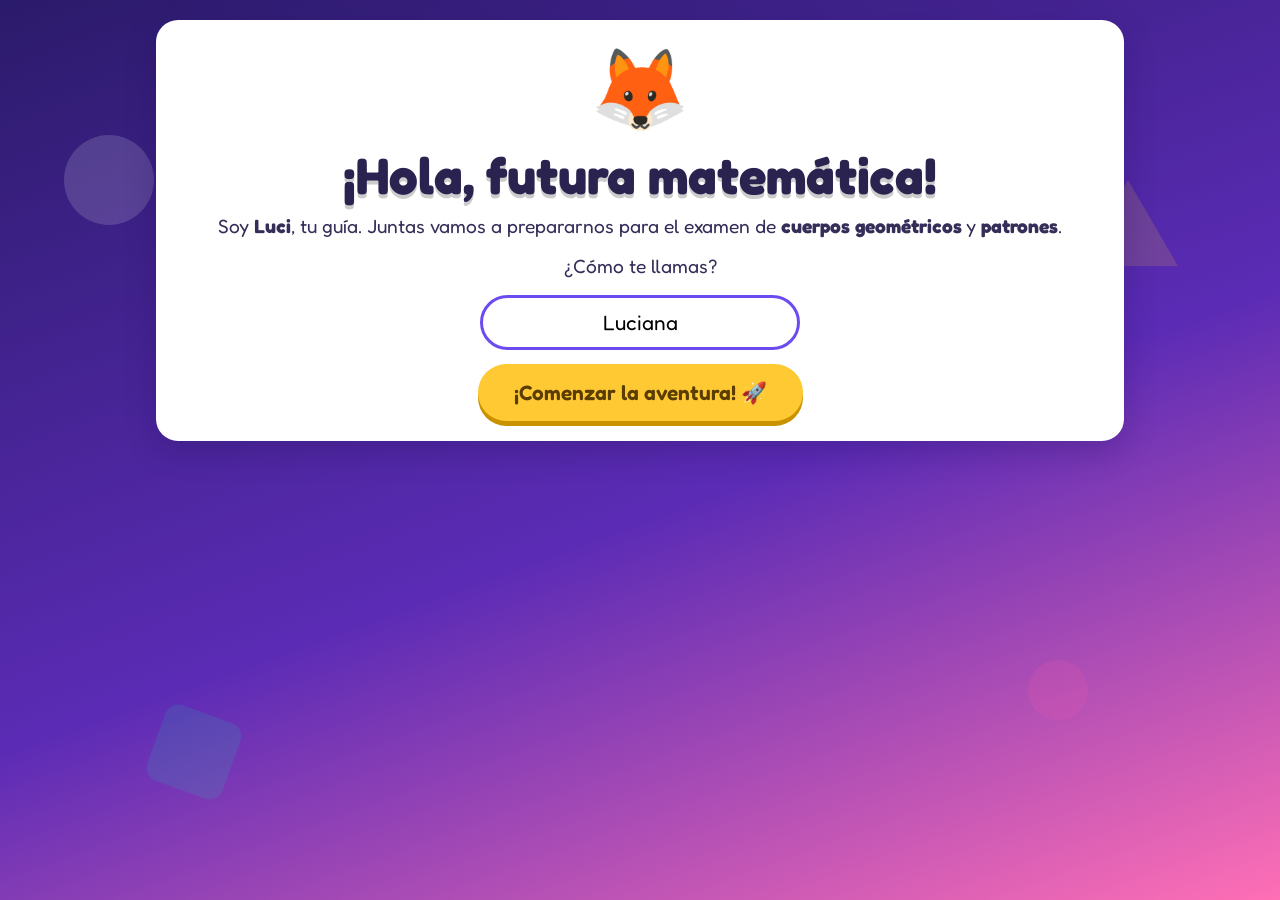
<file: index.html>
<!DOCTYPE html>
<html lang="es">
<head>
<meta charset="UTF-8">
<meta name="viewport" content="width=device-width, initial-scale=1">
<title>Aventura Matemática de Luciana · Cuerpos geométricos y patrones</title>
<meta name="description" content="Juegos y lecciones para practicar cuerpos geométricos, caras, vértices, aristas y secuencias de patrones en 4.º grado.">
<link rel="preconnect" href="https://fonts.googleapis.com">
<link rel="preconnect" href="https://fonts.gstatic.com" crossorigin>
<link href="https://fonts.googleapis.com/css2?family=Fredoka:wght@400;500;600;700&display=swap" rel="stylesheet">
<link rel="stylesheet" href="style.css">
</head>
<body>
<div class="bg-shapes" aria-hidden="true">
  <i class="b1"></i><i class="b2"></i><i class="b3"></i><i class="b4"></i><i class="b5"></i>
</div>
<header id="topbar" class="topbar" hidden>
  <button id="homeBtn" class="logo" onclick="go('home')" aria-label="Ir al mapa">🦊 <span>Aventura Mate</span></button>
  <div class="hud">
    <div class="chip" title="Nivel"><span id="hudLevel">Nv 1</span></div>
    <div class="xpwrap" title="Experiencia"><div id="hudXp" class="xpbar"></div><span id="hudXpText">0 XP</span></div>
    <div class="chip" title="Estrellas">⭐ <b id="hudStars">0</b></div>
    <button class="chip btn-ghost" id="soundBtn" onclick="toggleSound()" aria-label="Sonido">🔊</button>
  </div>
</header>
<main id="app" aria-live="polite"></main>
<canvas id="confetti" aria-hidden="true"></canvas>
<script src="app.js"></script>
</body>
</html>
</file>
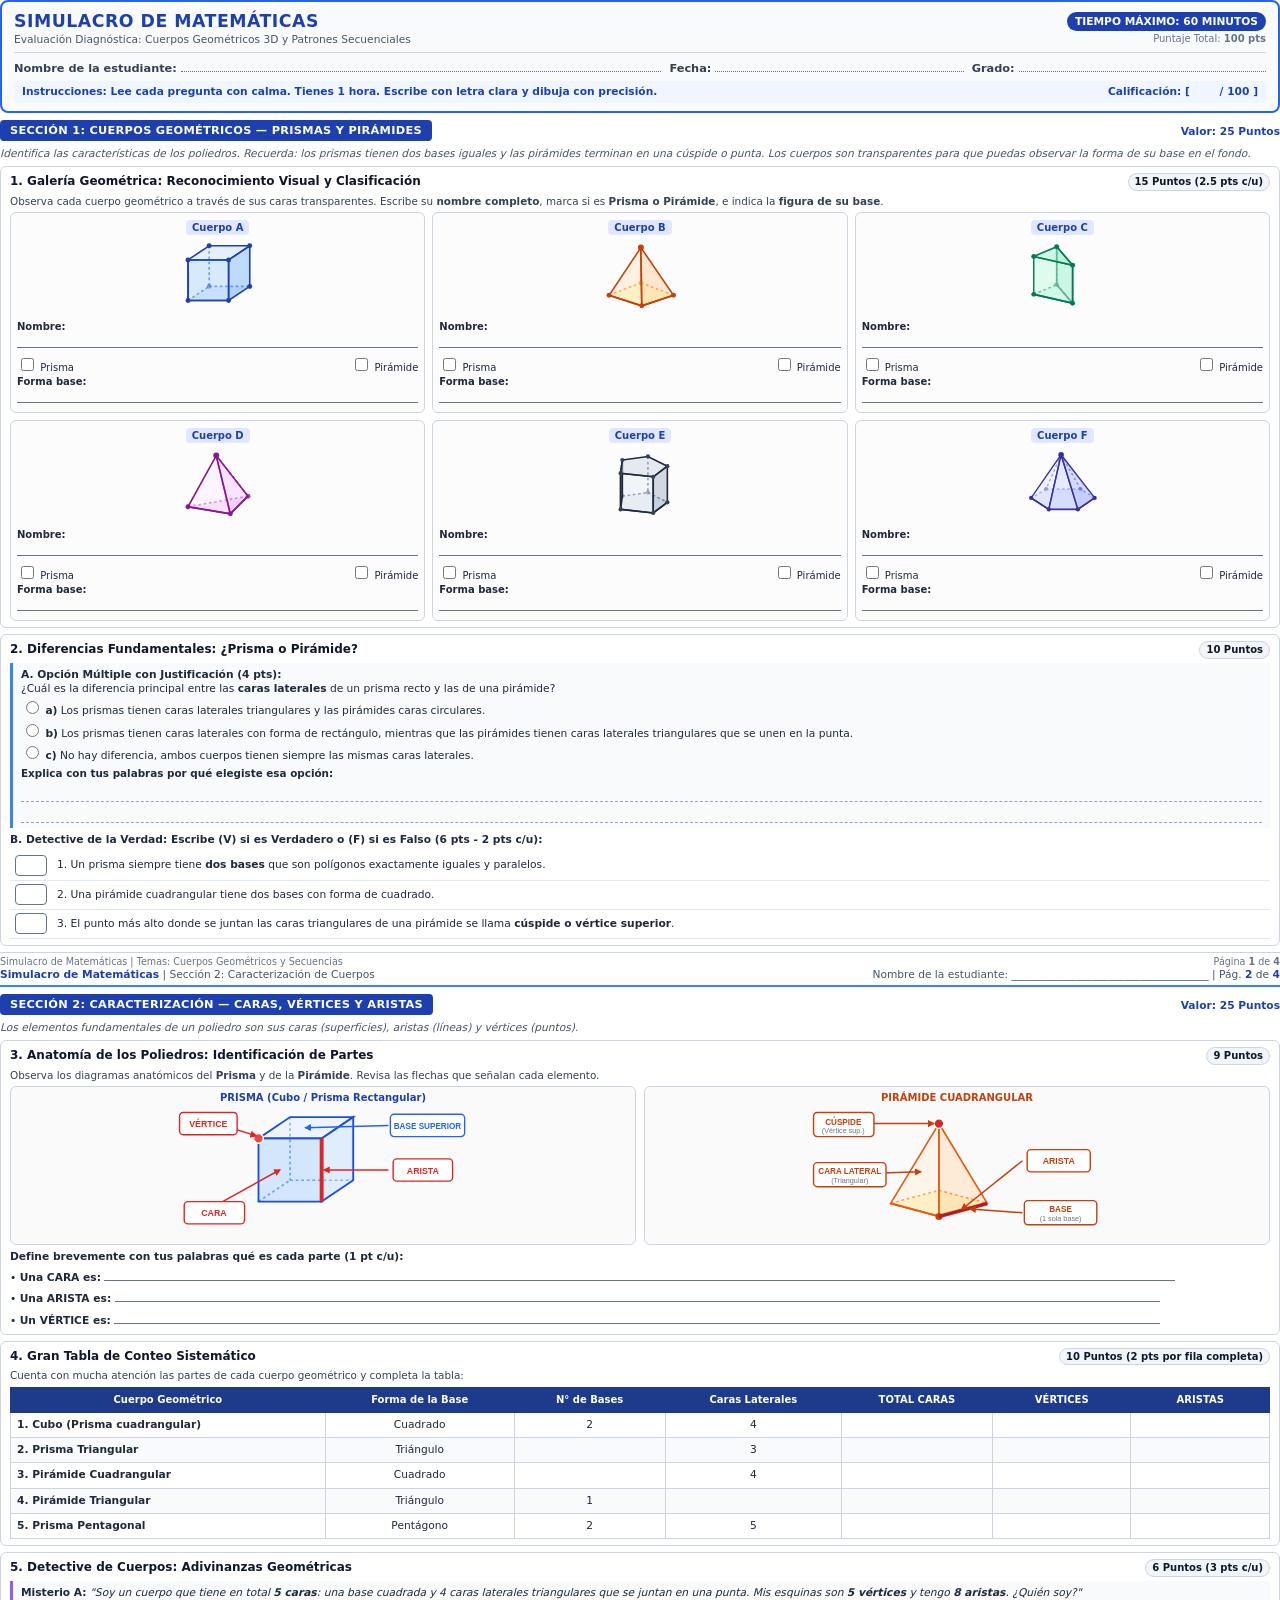
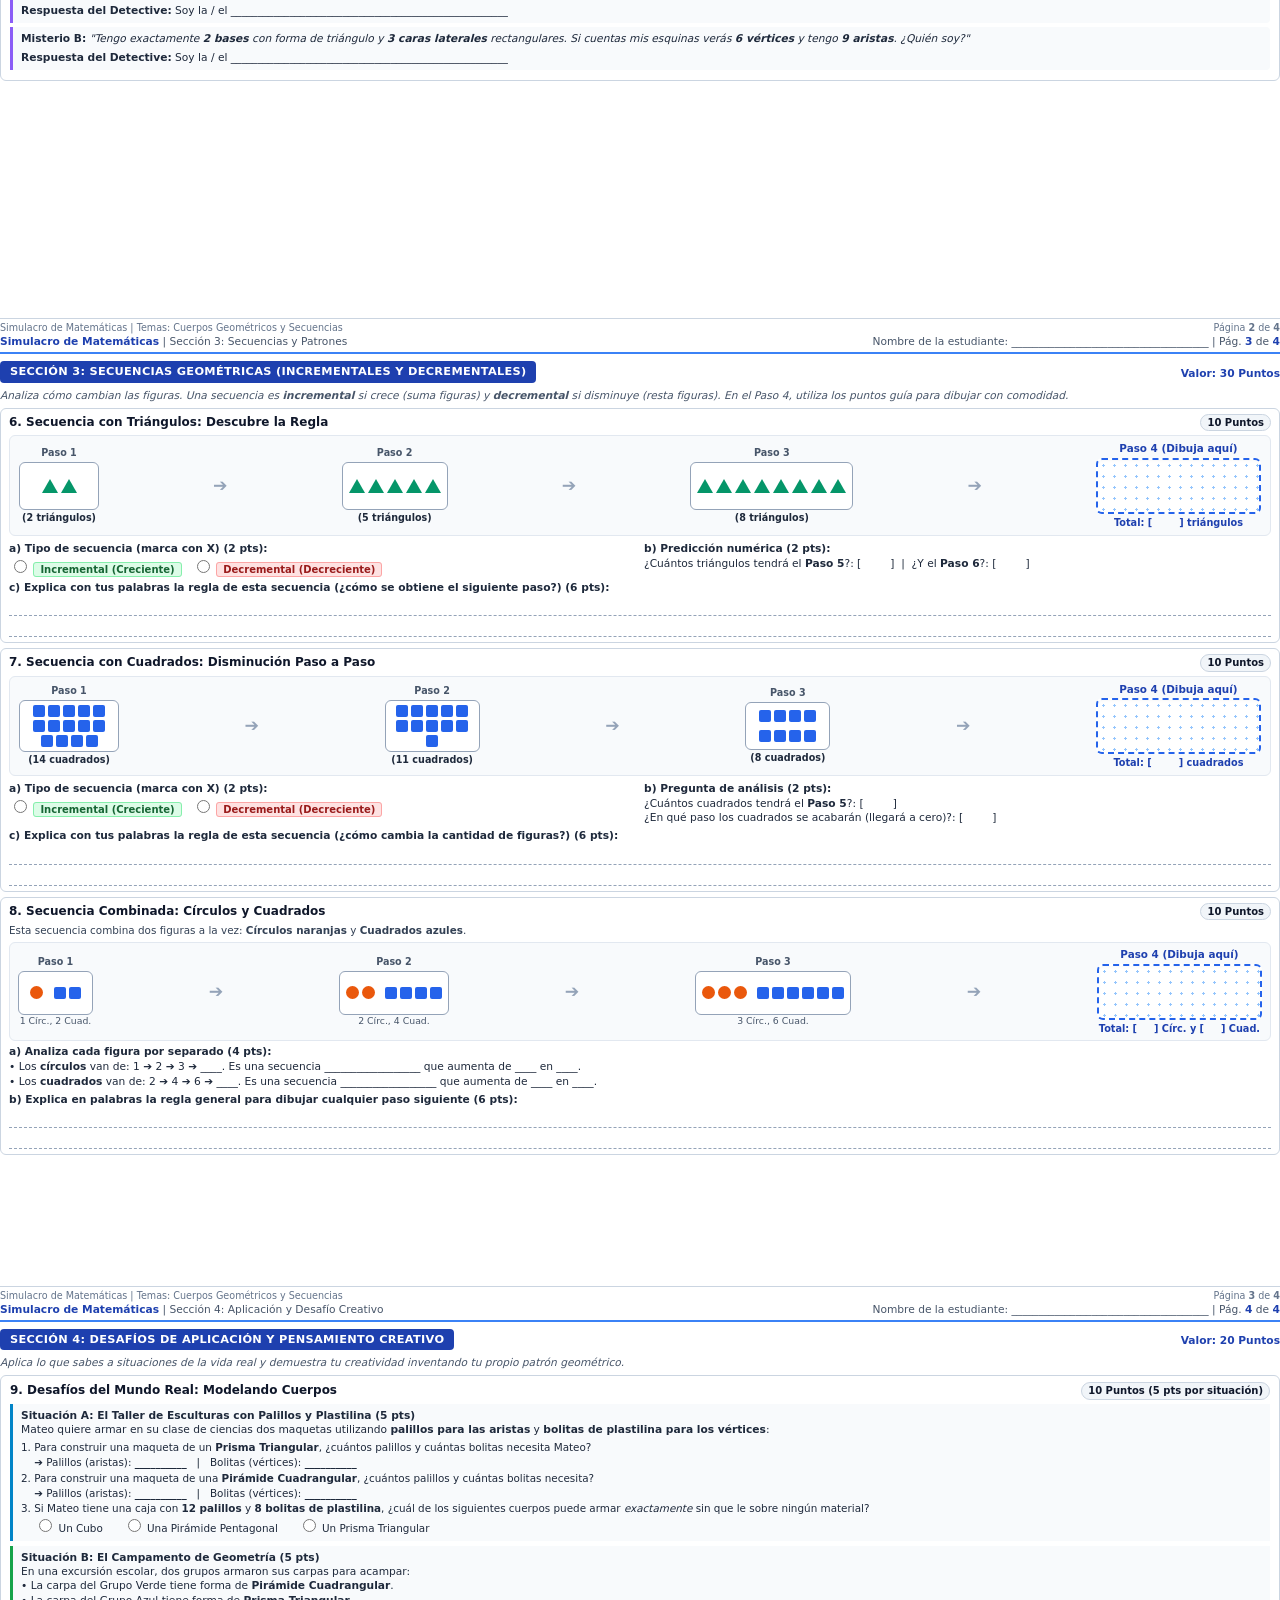
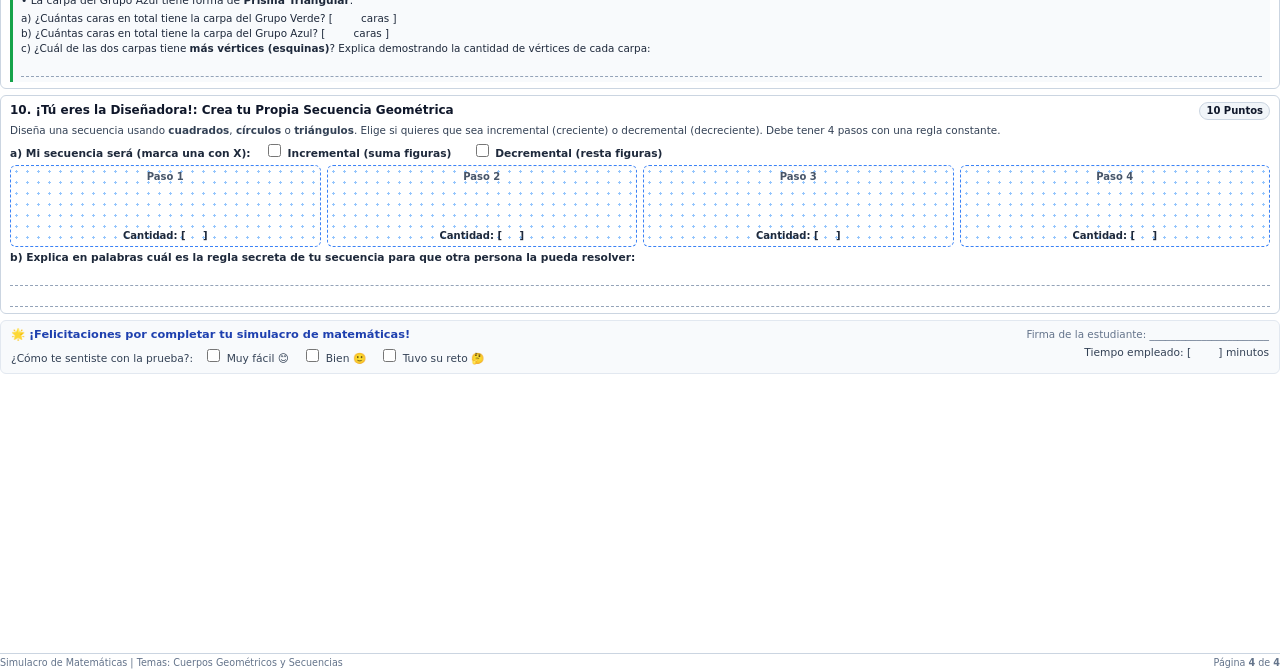
<file: simulacro_examen_matematicas.html>
<!DOCTYPE html>
<html lang="es">
<head>
<meta charset="utf-8">
<title>Simulacro de Examen - Matemáticas Primaria</title>
<style>
  @page {
    size: letter portrait;
    margin: 10mm 12mm 10mm 12mm;
  }
  * {
    box-sizing: border-box;
  }
  body {
    font-family: 'Lato', 'DejaVu Sans', sans-serif;
    color: #1e293b;
    margin: 0;
    padding: 0;
    font-size: 10pt;
    line-height: 1.34;
    background: #ffffff;
  }
  .page {
    page-break-after: always;
    height: 256mm;
    max-height: 256mm;
    display: flex;
    flex-direction: column;
    justify-content: space-between;
    position: relative;
    overflow: hidden;
  }
  .page:last-child {
    page-break-after: avoid;
  }
  
  /* Encabezado */
  .header-card {
    border: 2px solid #2563eb;
    border-radius: 8px;
    padding: 8px 12px;
    background: #f8fafc;
    margin-bottom: 7px;
  }
  .header-title-row {
    display: flex;
    justify-content: space-between;
    align-items: center;
    border-bottom: 1.5px solid #cbd5e1;
    padding-bottom: 4px;
    margin-bottom: 5px;
  }
  .school-title {
    font-size: 13pt;
    font-weight: 800;
    color: #1e40af;
    text-transform: uppercase;
    letter-spacing: 0.5px;
  }
  .badge-exam {
    background: #1e40af;
    color: white;
    font-size: 8pt;
    font-weight: bold;
    padding: 3px 8px;
    border-radius: 12px;
  }
  .header-info-grid {
    display: grid;
    grid-template-columns: 2.2fr 1fr 1fr;
    gap: 8px;
    font-size: 8.5pt;
  }
  .info-field {
    display: flex;
    align-items: baseline;
  }
  .info-field b {
    margin-right: 4px;
    color: #334155;
  }
  .line-fill {
    flex: 1;
    border-bottom: 1px dotted #64748b;
    min-height: 14px;
  }
  .header-sub-row {
    display: flex;
    justify-content: space-between;
    background: #eff6ff;
    padding: 4px 8px;
    border-radius: 4px;
    margin-top: 5px;
    font-size: 8pt;
    color: #1e40af;
    font-weight: 600;
  }
  
  /* Mini cabecera páginas 2-4 */
  .mini-header {
    display: flex;
    justify-content: space-between;
    align-items: center;
    border-bottom: 2px solid #3b82f6;
    padding-bottom: 3px;
    margin-bottom: 7px;
    font-size: 8pt;
    color: #475569;
  }
  .mini-header b {
    color: #1e40af;
  }
  
  /* Secciones */
  .section-badge {
    background: #1e40af;
    color: #ffffff;
    font-weight: 700;
    font-size: 8.5pt;
    padding: 3px 10px;
    border-radius: 4px;
    display: inline-block;
    margin-bottom: 4px;
    letter-spacing: 0.3px;
  }
  .section-intro {
    font-size: 8pt;
    color: #475569;
    margin-bottom: 5px;
    font-style: italic;
  }
  
  /* Tarjetas de actividades */
  .activity-card {
    border: 1px solid #cbd5e1;
    border-radius: 6px;
    padding: 6px 10px;
    margin-bottom: 6px;
    background: #ffffff;
  }
  .activity-title {
    font-size: 9pt;
    font-weight: 700;
    color: #0f172a;
    margin-bottom: 4px;
    display: flex;
    justify-content: space-between;
  }
  .activity-pts {
    background: #f1f5f9;
    border: 1px solid #cbd5e1;
    color: #0f172a;
    font-size: 7.5pt;
    padding: 1px 6px;
    border-radius: 10px;
    font-weight: 600;
  }
  
  /* Grilla de poliedros */
  .poly-grid {
    display: grid;
    grid-template-columns: repeat(3, 1fr);
    gap: 7px;
    margin-top: 3px;
  }
  .poly-item {
    border: 1.5px solid #cbd5e1;
    border-radius: 6px;
    padding: 5px 6px;
    text-align: center;
    background: #fcfcfd;
  }
  .poly-item-tag {
    font-size: 7.5pt;
    font-weight: 800;
    color: #1e40af;
    background: #e0e7ff;
    display: inline-block;
    padding: 1px 6px;
    border-radius: 4px;
    margin-bottom: 2px;
  }
  .poly-fields {
    font-size: 7.5pt;
    text-align: left;
    margin-top: 3px;
    line-height: 1.4;
  }
  .poly-input-line {
    border-bottom: 1.2px solid #64748b;
    height: 13px;
    display: inline-block;
    width: 100%;
    margin-top: 1px;
  }
  .poly-check-row {
    display: flex;
    justify-content: space-between;
    margin-top: 3px;
  }
  
  /* Pregunta 2 */
  .choice-block {
    background: #f8fafc;
    border-left: 3px solid #3b82f6;
    padding: 5px 8px;
    font-size: 8pt;
    margin-bottom: 5px;
  }
  .vf-table {
    width: 100%;
    border-collapse: collapse;
    font-size: 8pt;
    margin-top: 4px;
  }
  .vf-table td {
    padding: 3.5px 5px;
    border-bottom: 1px solid #e2e8f0;
  }
  .vf-col-box {
    width: 42px;
    text-align: center;
    font-weight: bold;
  }
  .box-vf {
    border: 1.5px solid #64748b;
    border-radius: 4px;
    padding: 2px 7px;
    display: inline-block;
    background: #fff;
    font-size: 8.5pt;
  }
  
  /* Tabla de conteo */
  .counting-table {
    width: 100%;
    border-collapse: collapse;
    font-size: 8pt;
    margin-top: 4px;
    text-align: center;
  }
  .counting-table th {
    background: #1e3a8a;
    color: #ffffff;
    padding: 5px 4px;
    font-size: 7.5pt;
    font-weight: 700;
    border: 1px solid #1e3a8a;
  }
  .counting-table td {
    border: 1px solid #cbd5e1;
    padding: 5px 4px;
  }
  .counting-table tr:nth-child(even) {
    background: #f8fafc;
  }
  .cell-name {
    text-align: left;
    font-weight: 600;
    color: #1e293b;
    padding-left: 6px !important;
  }
  
  /* Secuencias */
  .seq-container {
    display: flex;
    align-items: center;
    justify-content: space-between;
    background: #f8fafc;
    border: 1px solid #e2e8f0;
    border-radius: 6px;
    padding: 6px 9px;
    margin: 4px 0 6px 0;
  }
  .seq-step {
    display: flex;
    flex-direction: column;
    align-items: center;
    text-align: center;
  }
  .seq-label {
    font-size: 7.2pt;
    font-weight: 700;
    color: #475569;
    margin-bottom: 2px;
  }
  .seq-box {
    border: 1.5px solid #94a3b8;
    background: #ffffff;
    border-radius: 6px;
    padding: 4px 6px;
    min-width: 80px;
    min-height: 48px;
    display: flex;
    flex-wrap: wrap;
    align-items: center;
    justify-content: center;
    gap: 3px;
  }
  /* Caja de dibujo ampliada, limpia y con cuadrícula de puntos guía */
  .seq-draw-box {
    border: 2px dashed #2563eb;
    background-color: #ffffff;
    background-image: radial-gradient(#93c5fd 1.3px, transparent 1.3px);
    background-size: 11px 11px;
    border-radius: 6px;
    width: 165px;
    min-width: 165px;
    height: 56px;
    display: block;
    position: relative;
    box-shadow: inset 0 1px 3px rgba(0,0,0,0.03);
  }
  .seq-arrow {
    font-size: 13pt;
    color: #94a3b8;
    font-weight: bold;
  }
  
  /* Líneas de redacción */
  .write-line {
    border-bottom: 1.5px dashed #94a3b8;
    min-height: 18px;
    width: 100%;
    margin-top: 3px;
  }
  
  /* Pie de página */
  .footer-exam {
    border-top: 1px solid #cbd5e1;
    padding-top: 3px;
    display: flex;
    justify-content: space-between;
    font-size: 7.2pt;
    color: #64748b;
  }
  
  /* Figuras geométricas planas */
  .tri-shape {
    width: 0;
    height: 0;
    border-left: 8px solid transparent;
    border-right: 8px solid transparent;
    border-bottom: 14px solid #059669;
    display: inline-block;
  }
  .sq-shape {
    width: 12px;
    height: 12px;
    background: #2563eb;
    border-radius: 2px;
    display: inline-block;
  }
  .cir-shape {
    width: 13px;
    height: 13px;
    background: #ea580c;
    border-radius: 50%;
    display: inline-block;
  }
  
  .badge-inc {
    background: #dcfce7;
    color: #166534;
    border: 1px solid #86efac;
    padding: 1px 6px;
    border-radius: 3px;
    font-weight: bold;
    font-size: 7.5pt;
  }
  .badge-dec {
    background: #fee2e2;
    color: #991b1b;
    border: 1px solid #fca5a5;
    padding: 1px 6px;
    border-radius: 3px;
    font-weight: bold;
    font-size: 7.5pt;
  }
  
  .riddle-box {
    background: #f8fafc;
    border-left: 3.5px solid #8b5cf6;
    padding: 5px 8px;
    margin: 4px 0;
    font-size: 8pt;
    border-radius: 0 4px 4px 0;
  }

  /* Cajas creativas de dibujo para la Pregunta 10 (libres de texto interno con cuadrícula guía) */
  .creative-box {
    border: 1.5px dashed #3b82f6;
    border-radius: 6px;
    background-color: #ffffff;
    background-image: radial-gradient(#93c5fd 1.3px, transparent 1.3px);
    background-size: 11px 11px;
    padding: 4px;
    text-align: center;
    min-height: 82px;
    display: flex;
    flex-direction: column;
    justify-content: space-between;
    box-shadow: inset 0 1px 3px rgba(0,0,0,0.03);
  }
</style>
</head>
<body>

<!-- ========================================== -->
<!-- PÁGINA 1: IDENTIFICACIÓN Y CLASIFICACIÓN   -->
<!-- ========================================== -->
<div class="page">
  <div>
    <!-- Encabezado del examen -->
    <div class="header-card">
      <div class="header-title-row">
        <div>
          <div class="school-title">Simulacro de Matemáticas</div>
          <div style="font-size: 8pt; color: #475569; font-weight: 500;">Evaluación Diagnóstica: Cuerpos Geométricos 3D y Patrones Secuenciales</div>
        </div>
        <div style="text-align: right;">
          <span class="badge-exam">TIEMPO MÁXIMO: 60 MINUTOS</span>
          <div style="font-size: 7.5pt; color: #64748b; margin-top: 2px;">Puntaje Total: <b>100 pts</b></div>
        </div>
      </div>
      
      <div class="header-info-grid">
        <div class="info-field">
          <b>Nombre de la estudiante:</b>
          <div class="line-fill"></div>
        </div>
        <div class="info-field">
          <b>Fecha:</b>
          <div class="line-fill"></div>
        </div>
        <div class="info-field">
          <b>Grado:</b>
          <div class="line-fill"></div>
        </div>
      </div>
      
      <div class="header-sub-row">
        <span>Instrucciones: Lee cada pregunta con calma. Tienes 1 hora. Escribe con letra clara y dibuja con precisión.</span>
        <span><b>Calificación:</b> [ &nbsp;&nbsp;&nbsp;&nbsp;&nbsp;&nbsp; / 100 ]</span>
      </div>
    </div>

    <!-- SECCIÓN 1 -->
    <div style="display: flex; justify-content: space-between; align-items: center; margin-bottom: 2px;">
      <span class="section-badge">SECCIÓN 1: CUERPOS GEOMÉTRICOS — PRISMAS Y PIRÁMIDES</span>
      <span style="font-size: 8pt; font-weight: bold; color: #1e40af;">Valor: 25 Puntos</span>
    </div>
    <div class="section-intro">
      Identifica las características de los poliedros. Recuerda: los prismas tienen dos bases iguales y las pirámides terminan en una cúspide o punta. Los cuerpos son transparentes para que puedas observar la forma de su base en el fondo.
    </div>

    <!-- ACTIVIDAD 1 -->
    <div class="activity-card" style="padding: 6px 9px; margin-bottom: 6px;">
      <div class="activity-title">
        <span>1. Galería Geométrica: Reconocimiento Visual y Clasificación</span>
        <span class="activity-pts">15 Puntos (2.5 pts c/u)</span>
      </div>
      <div style="font-size: 7.8pt; color: #334155; margin-bottom: 3px;">
        Observa cada cuerpo geométrico a través de sus caras transparentes. Escribe su <b>nombre completo</b>, marca si es <b>Prisma o Pirámide</b>, e indica la <b>figura de su base</b>.
      </div>
      
      <div class="poly-grid">
        <!-- Cuerpo A -->
        <div class="poly-item">
          <div class="poly-item-tag">Cuerpo A</div>
          <div><svg width="90" height="75" viewBox="0 0 100 85" xmlns="http://www.w3.org/2000/svg">
      <!-- Aristas traseras discontinuas visibles por la semitransparencia -->
      <line x1="40" y1="10" x2="40" y2="56" stroke="#2563eb" stroke-width="1.8" stroke-dasharray="3,3" stroke-opacity="0.8"/>
      <line x1="16" y1="72" x2="40" y2="56" stroke="#2563eb" stroke-width="1.8" stroke-dasharray="3,3" stroke-opacity="0.8"/>
      <line x1="40" y1="56" x2="86" y2="56" stroke="#2563eb" stroke-width="1.8" stroke-dasharray="3,3" stroke-opacity="0.8"/>
      <circle cx="40" cy="56" r="2.6" fill="#1e40af" fill-opacity="0.7"/>

      <!-- Base inferior visible y sombreada (D-C-G-H) -->
      <polygon points="16,72 62,72 86,56 40,56" fill="#93c5fd" fill-opacity="0.25"/>

      <!-- Caras semitransparentes -->
      <polygon points="16,26 62,26 86,10 40,10" fill="#bfdbfe" fill-opacity="0.4" stroke="#1e40af" stroke-width="1.8"/>
      <polygon points="62,26 62,72 86,56 86,10" fill="#60a5fa" fill-opacity="0.4" stroke="#1e40af" stroke-width="1.8"/>
      <polygon points="16,26 62,26 62,72 16,72" fill="#93c5fd" fill-opacity="0.35" stroke="#1e40af" stroke-width="1.8"/>

      <!-- Aristas frontales continuas -->
      <line x1="16" y1="26" x2="16" y2="72" stroke="#1e40af" stroke-width="1.8"/>
      <line x1="16" y1="72" x2="62" y2="72" stroke="#1e40af" stroke-width="1.8"/>
      
      <!-- Los 8 vértices -->
      <circle cx="16" cy="26" r="2.8" fill="#1e40af"/>
      <circle cx="62" cy="26" r="2.8" fill="#1e40af"/>
      <circle cx="62" cy="72" r="2.8" fill="#1e40af"/>
      <circle cx="16" cy="72" r="2.8" fill="#1e40af"/>
      <circle cx="40" cy="10" r="2.8" fill="#1e40af"/>
      <circle cx="86" cy="10" r="2.8" fill="#1e40af"/>
      <circle cx="86" cy="56" r="2.8" fill="#1e40af"/>
    </svg></div>
          <div class="poly-fields">
            <b>Nombre:</b> <span class="poly-input-line"></span>
            <div class="poly-check-row">
              <label><input type="checkbox"> Prisma</label>
              <label><input type="checkbox"> Pirámide</label>
            </div>
            <b>Forma base:</b> <span class="poly-input-line"></span>
          </div>
        </div>
        
        <!-- Cuerpo B -->
        <div class="poly-item">
          <div class="poly-item-tag">Cuerpo B</div>
          <div><svg width="90" height="75" viewBox="0 0 100 85" xmlns="http://www.w3.org/2000/svg">
      <!-- Aristas traseras de la base cuadrada y arista hacia la cúspide (discontinuas con color vivo) -->
      <line x1="15" y1="66" x2="51" y2="52" stroke="#ea580c" stroke-width="1.8" stroke-dasharray="3,3"/>
      <line x1="51" y1="52" x2="88" y2="66" stroke="#ea580c" stroke-width="1.8" stroke-dasharray="3,3"/>
      <line x1="51" y1="12" x2="51" y2="52" stroke="#ea580c" stroke-width="1.8" stroke-dasharray="3,3"/>
      <circle cx="51" cy="52" r="2.8" fill="#ea580c" fill-opacity="0.85"/>

      <!-- Base cuadrada resaltada en tono ámbar translúcido (4 lados) -->
      <polygon points="15,66 52,78 88,66 51,52" fill="#fde047" fill-opacity="0.38"/>

      <!-- Caras laterales traseras translúcidas -->
      <polygon points="51,12 15,66 51,52" fill="#fed7aa" fill-opacity="0.22"/>
      <polygon points="51,12 51,52 88,66" fill="#fed7aa" fill-opacity="0.22"/>

      <!-- Caras laterales frontales semitransparentes -->
      <polygon points="51,12 15,66 52,78" fill="#ffedd5" fill-opacity="0.45" stroke="#c2410c" stroke-width="1.8"/>
      <polygon points="51,12 52,78 88,66" fill="#fed7aa" fill-opacity="0.45" stroke="#c2410c" stroke-width="1.8"/>

      <!-- Aristas frontales de la base -->
      <line x1="15" y1="66" x2="52" y2="78" stroke="#c2410c" stroke-width="2"/>
      <line x1="52" y1="78" x2="88" y2="66" stroke="#c2410c" stroke-width="2"/>

      <!-- Vértices frontales y cúspide (Total: 5 vértices) -->
      <circle cx="51" cy="12" r="3.4" fill="#c2410c"/>
      <circle cx="15" cy="66" r="2.8" fill="#c2410c"/>
      <circle cx="52" cy="78" r="2.8" fill="#c2410c"/>
      <circle cx="88" cy="66" r="2.8" fill="#c2410c"/>
    </svg></div>
          <div class="poly-fields">
            <b>Nombre:</b> <span class="poly-input-line"></span>
            <div class="poly-check-row">
              <label><input type="checkbox"> Prisma</label>
              <label><input type="checkbox"> Pirámide</label>
            </div>
            <b>Forma base:</b> <span class="poly-input-line"></span>
          </div>
        </div>
        
        <!-- Cuerpo C -->
        <div class="poly-item">
          <div class="poly-item-tag">Cuerpo C</div>
          <div><svg width="90" height="75" viewBox="0 0 100 85" xmlns="http://www.w3.org/2000/svg">
      <!-- Aristas traseras discontinuas (vertical y base inferior) -->
      <line x1="44" y1="11" x2="44" y2="54" stroke="#059669" stroke-width="1.8" stroke-dasharray="3,3"/>
      <line x1="18" y1="65" x2="44" y2="54" stroke="#059669" stroke-width="1.8" stroke-dasharray="3,3"/>
      <line x1="44" y1="54" x2="62" y2="75" stroke="#059669" stroke-width="1.8" stroke-dasharray="3,3"/>
      <circle cx="44" cy="54" r="2.8" fill="#047857" fill-opacity="0.8"/>

      <!-- Base inferior triangular sombreada translúcida -->
      <polygon points="18,65 62,75 44,54" fill="#6ee7b7" fill-opacity="0.32"/>

      <!-- Caras laterales translúcidas -->
      <polygon points="62,32 44,11 44,54 62,75" fill="#6ee7b7" fill-opacity="0.4" stroke="#047857" stroke-width="1.8"/>
      <polygon points="18,22 62,32 62,75 18,65" fill="#d1fae5" fill-opacity="0.4" stroke="#047857" stroke-width="1.8"/>
      <polygon points="18,22 44,11 44,54 18,65" fill="#a7f3d0" fill-opacity="0.2"/>

      <!-- Base superior triangular -->
      <polygon points="18,22 62,32 44,11" fill="#a7f3d0" fill-opacity="0.48" stroke="#047857" stroke-width="1.8"/>

      <!-- Arista frontal de la base inferior -->
      <line x1="18" y1="65" x2="62" y2="75" stroke="#047857" stroke-width="2"/>

      <!-- Los 6 vértices (3 arriba + 3 abajo) -->
      <circle cx="18" cy="22" r="2.8" fill="#047857"/>
      <circle cx="62" cy="32" r="2.8" fill="#047857"/>
      <circle cx="44" cy="11" r="2.8" fill="#047857"/>
      <circle cx="18" cy="65" r="2.8" fill="#047857"/>
      <circle cx="62" cy="75" r="2.8" fill="#047857"/>
    </svg></div>
          <div class="poly-fields">
            <b>Nombre:</b> <span class="poly-input-line"></span>
            <div class="poly-check-row">
              <label><input type="checkbox"> Prisma</label>
              <label><input type="checkbox"> Pirámide</label>
            </div>
            <b>Forma base:</b> <span class="poly-input-line"></span>
          </div>
        </div>
        
        <!-- Cuerpo D -->
        <div class="poly-item">
          <div class="poly-item-tag">Cuerpo D</div>
          <div><svg width="90" height="75" viewBox="0 0 100 85" xmlns="http://www.w3.org/2000/svg">
      <!-- Arista trasera de la base triangular At-Ct (discontinua con color púrpura) -->
      <line x1="16" y1="70" x2="84" y2="58" stroke="#a21caf" stroke-width="1.8" stroke-dasharray="3,3"/>
      <line x1="48" y1="12" x2="84" y2="58" stroke="#a21caf" stroke-width="1.8" stroke-dasharray="3,3"/>
      <circle cx="84" cy="58" r="2.8" fill="#a21caf" fill-opacity="0.85"/>

      <!-- Base TRIANGULAR resaltada translúcida (claramente un triángulo de 3 lados) -->
      <polygon points="16,70 64,78 84,58" fill="#e879f9" fill-opacity="0.35"/>

      <!-- Cara trasera SAC translúcida -->
      <polygon points="48,12 16,70 84,58" fill="#f5d0fe" fill-opacity="0.22"/>

      <!-- Caras laterales frontales semitransparentes -->
      <polygon points="48,12 16,70 64,78" fill="#fdf4ff" fill-opacity="0.45" stroke="#86198f" stroke-width="1.8"/>
      <polygon points="48,12 64,78 84,58" fill="#f5d0fe" fill-opacity="0.45" stroke="#86198f" stroke-width="1.8"/>

      <!-- Aristas frontales de la base (solo 2 aristas visibles continuas) -->
      <line x1="16" y1="70" x2="64" y2="78" stroke="#86198f" stroke-width="2"/>
      <line x1="64" y1="78" x2="84" y2="58" stroke="#86198f" stroke-width="2"/>

      <!-- Los 4 vértices (3 en la base triangular + 1 cúspide) -->
      <circle cx="48" cy="12" r="3.4" fill="#86198f"/>
      <circle cx="16" cy="70" r="2.8" fill="#86198f"/>
      <circle cx="64" cy="78" r="2.8" fill="#86198f"/>
    </svg></div>
          <div class="poly-fields">
            <b>Nombre:</b> <span class="poly-input-line"></span>
            <div class="poly-check-row">
              <label><input type="checkbox"> Prisma</label>
              <label><input type="checkbox"> Pirámide</label>
            </div>
            <b>Forma base:</b> <span class="poly-input-line"></span>
          </div>
        </div>
        
        <!-- Cuerpo E -->
        <div class="poly-item">
          <div class="poly-item-tag">Cuerpo E</div>
          <div><svg width="90" height="75" viewBox="0 0 100 85" xmlns="http://www.w3.org/2000/svg">
      <!-- Aristas traseras discontinuas visibles -->
      <line x1="30" y1="17" x2="30" y2="58" stroke="#475569" stroke-width="1.6" stroke-dasharray="3,3"/>
      <line x1="59" y1="13" x2="59" y2="54" stroke="#475569" stroke-width="1.6" stroke-dasharray="3,3"/>
      <line x1="28" y1="73" x2="30" y2="58" stroke="#475569" stroke-width="1.6" stroke-dasharray="3,3"/>
      <line x1="30" y1="58" x2="59" y2="54" stroke="#475569" stroke-width="1.6" stroke-dasharray="3,3"/>
      <line x1="59" y1="54" x2="81" y2="65" stroke="#475569" stroke-width="1.6" stroke-dasharray="3,3"/>
      
      <circle cx="30" cy="58" r="2.4" fill="#334155" fill-opacity="0.7"/>
      <circle cx="59" cy="54" r="2.4" fill="#334155" fill-opacity="0.7"/>

      <!-- Base inferior pentagonal translúcida -->
      <polygon points="30,58 59,54 81,65 65,77 28,73" fill="#cbd5e1" fill-opacity="0.32"/>

      <!-- Caras laterales semitransparentes -->
      <polygon points="28,32 65,36 65,77 28,73" fill="#e2e8f0" fill-opacity="0.4" stroke="#1e293b" stroke-width="1.8"/>
      <polygon points="65,36 81,24 81,65 65,77" fill="#94a3b8" fill-opacity="0.4" stroke="#1e293b" stroke-width="1.8"/>
      <polygon points="30,17 28,32 28,73 30,58" fill="#f1f5f9" fill-opacity="0.3" stroke="#1e293b" stroke-width="1.8"/>
      
      <!-- Base superior pentagonal -->
      <polygon points="30,17 59,13 81,24 65,36 28,32" fill="#cbd5e1" fill-opacity="0.48" stroke="#1e293b" stroke-width="1.8"/>

      <!-- Aristas frontales inferiores -->
      <line x1="28" y1="73" x2="65" y2="77" stroke="#1e293b" stroke-width="1.8"/>
      <line x1="65" y1="77" x2="81" y2="65" stroke="#1e293b" stroke-width="1.8"/>

      <!-- Los 10 vértices -->
      <circle cx="30" cy="17" r="2.4" fill="#334155"/><circle cx="59" cy="13" r="2.4" fill="#334155"/><circle cx="81" cy="24" r="2.4" fill="#334155"/><circle cx="65" cy="36" r="2.4" fill="#334155"/><circle cx="28" cy="32" r="2.4" fill="#334155"/>
      <circle cx="28" cy="73" r="2.4" fill="#334155"/>
      <circle cx="65" cy="77" r="2.4" fill="#334155"/>
      <circle cx="81" cy="65" r="2.4" fill="#334155"/>
    </svg></div>
          <div class="poly-fields">
            <b>Nombre:</b> <span class="poly-input-line"></span>
            <div class="poly-check-row">
              <label><input type="checkbox"> Prisma</label>
              <label><input type="checkbox"> Pirámide</label>
            </div>
            <b>Forma base:</b> <span class="poly-input-line"></span>
          </div>
        </div>
        
        <!-- Cuerpo F -->
        <div class="poly-item">
          <div class="poly-item-tag">Cuerpo F</div>
          <div><svg width="90" height="75" viewBox="0 0 100 85" xmlns="http://www.w3.org/2000/svg">
      <!-- Aristas traseras de la base de 6 lados y hacia la cúspide (discontinuas con color) -->
      <line x1="87" y1="60" x2="71" y2="50" stroke="#6366f1" stroke-width="1.6" stroke-dasharray="3,3"/>
      <line x1="71" y1="50" x2="32" y2="50" stroke="#6366f1" stroke-width="1.6" stroke-dasharray="3,3"/>
      <line x1="32" y1="50" x2="15" y2="60" stroke="#6366f1" stroke-width="1.6" stroke-dasharray="3,3"/>
      <line x1="49" y1="11" x2="71" y2="50" stroke="#6366f1" stroke-width="1.6" stroke-dasharray="3,3"/>
      <line x1="49" y1="11" x2="32" y2="50" stroke="#6366f1" stroke-width="1.6" stroke-dasharray="3,3"/>
      <circle cx="71" cy="50" r="2.4" fill="#4338ca" fill-opacity="0.85"/>
      <circle cx="32" cy="50" r="2.4" fill="#4338ca" fill-opacity="0.85"/>

      <!-- Base hexagonal sombreada translúcida (6 lados visibles) -->
      <polygon points="15,60 35,73 68,73 87,60 71,50 32,50" fill="#a5b4fc" fill-opacity="0.32"/>

      <!-- Caras laterales semitransparentes -->
      <polygon points="49,11 15,60 35,73" fill="#e0e7ff" fill-opacity="0.45" stroke="#3730a3" stroke-width="1.6"/>
      <polygon points="49,11 35,73 68,73" fill="#c7d2fe" fill-opacity="0.45" stroke="#3730a3" stroke-width="1.6"/>
      <polygon points="49,11 68,73 87,60" fill="#a5b4fc" fill-opacity="0.45" stroke="#3730a3" stroke-width="1.6"/>

      <!-- Aristas frontales de la base -->
      <line x1="15" y1="60" x2="35" y2="73" stroke="#3730a3" stroke-width="1.8"/>
      <line x1="35" y1="73" x2="68" y2="73" stroke="#3730a3" stroke-width="1.8"/>
      <line x1="68" y1="73" x2="87" y2="60" stroke="#3730a3" stroke-width="1.8"/>

      <!-- Los 7 vértices (6 en la base + 1 cúspide) -->
      <circle cx="49" cy="11" r="3.2" fill="#3730a3"/>
      <circle cx="15" cy="60" r="2.4" fill="#3730a3"/>
      <circle cx="35" cy="73" r="2.4" fill="#3730a3"/>
      <circle cx="68" cy="73" r="2.4" fill="#3730a3"/>
      <circle cx="87" cy="60" r="2.4" fill="#3730a3"/>
    </svg></div>
          <div class="poly-fields">
            <b>Nombre:</b> <span class="poly-input-line"></span>
            <div class="poly-check-row">
              <label><input type="checkbox"> Prisma</label>
              <label><input type="checkbox"> Pirámide</label>
            </div>
            <b>Forma base:</b> <span class="poly-input-line"></span>
          </div>
        </div>
      </div>
    </div>

    <!-- ACTIVIDAD 2 -->
    <div class="activity-card" style="padding: 6px 9px;">
      <div class="activity-title">
        <span>2. Diferencias Fundamentales: ¿Prisma o Pirámide?</span>
        <span class="activity-pts">10 Puntos</span>
      </div>
      
      <div class="choice-block">
        <b>A. Opción Múltiple con Justificación (4 pts):</b><br>
        ¿Cuál es la diferencia principal entre las <b>caras laterales</b> de un prisma recto y las de una pirámide?
        <div style="margin-top: 2px; font-size: 8pt;">
          <label style="display: block; margin: 2px 0;"><input type="radio" name="p2a"> <b>a)</b> Los prismas tienen caras laterales triangulares y las pirámides caras circulares.</label>
          <label style="display: block; margin: 2px 0;"><input type="radio" name="p2a"> <b>b)</b> Los prismas tienen caras laterales con forma de rectángulo, mientras que las pirámides tienen caras laterales triangulares que se unen en la punta.</label>
          <label style="display: block; margin: 2px 0;"><input type="radio" name="p2a"> <b>c)</b> No hay diferencia, ambos cuerpos tienen siempre las mismas caras laterales.</label>
        </div>
        <div style="margin-top: 4px; font-size: 7.8pt;">
          <b>Explica con tus palabras por qué elegiste esa opción:</b>
          <div class="write-line"></div>
          <div class="write-line"></div>
        </div>
      </div>

      <div style="font-size: 8pt;">
        <b>B. Detective de la Verdad: Escribe (V) si es Verdadero o (F) si es Falso (6 pts - 2 pts c/u):</b>
        <table class="vf-table">
          <tr>
            <td class="vf-col-box"><span class="box-vf">&nbsp;&nbsp;&nbsp;&nbsp;</span></td>
            <td>1. Un prisma siempre tiene <b>dos bases</b> que son polígonos exactamente iguales y paralelos.</td>
          </tr>
          <tr>
            <td class="vf-col-box"><span class="box-vf">&nbsp;&nbsp;&nbsp;&nbsp;</span></td>
            <td>2. Una pirámide cuadrangular tiene dos bases con forma de cuadrado.</td>
          </tr>
          <tr>
            <td class="vf-col-box"><span class="box-vf">&nbsp;&nbsp;&nbsp;&nbsp;</span></td>
            <td>3. El punto más alto donde se juntan las caras triangulares de una pirámide se llama <b>cúspide o vértice superior</b>.</td>
          </tr>
        </table>
      </div>
    </div>
  </div>

  <!-- Pie de página -->
  <div class="footer-exam">
    <span>Simulacro de Matemáticas | Temas: Cuerpos Geométricos y Secuencias</span>
    <span>Página <b>1</b> de <b>4</b></span>
  </div>
</div>


<!-- ========================================== -->
<!-- PÁGINA 2: CARACTERIZACIÓN (CARAS, VÉRTICES) -->
<!-- ========================================== -->
<div class="page">
  <div>
    <!-- Running header -->
    <div class="mini-header">
      <div><b>Simulacro de Matemáticas</b> | Sección 2: Caracterización de Cuerpos</div>
      <div>Nombre de la estudiante: _____________________________________ | Pág. <b>2</b> de <b>4</b></div>
    </div>

    <!-- SECCIÓN 2 -->
    <div style="display: flex; justify-content: space-between; align-items: center; margin-bottom: 2px;">
      <span class="section-badge">SECCIÓN 2: CARACTERIZACIÓN — CARAS, VÉRTICES Y ARISTAS</span>
      <span style="font-size: 8pt; font-weight: bold; color: #1e40af;">Valor: 25 Puntos</span>
    </div>
    <div class="section-intro">
      Los elementos fundamentales de un poliedro son sus caras (superficies), aristas (líneas) y vértices (puntos).
    </div>

    <!-- ACTIVIDAD 3 -->
    <div class="activity-card" style="padding: 6px 9px; margin-bottom: 6px;">
      <div class="activity-title">
        <span>3. Anatomía de los Poliedros: Identificación de Partes</span>
        <span class="activity-pts">9 Puntos</span>
      </div>
      <div style="font-size: 7.8pt; color: #334155; margin-bottom: 3px;">
        Observa los diagramas anatómicos del <b>Prisma</b> y de la <b>Pirámide</b>. Revisa las flechas que señalan cada elemento.
      </div>

      <div style="display: grid; grid-template-columns: 1fr 1fr; gap: 8px;">
        <div style="border: 1px solid #cbd5e1; border-radius: 6px; padding: 4px; text-align: center; background: #fafafa;">
          <div style="font-size: 7.5pt; font-weight: bold; color: #1e40af; margin-bottom: 1px;">PRISMA (Cubo / Prisma Rectangular)</div>
          <svg width="305" height="130" viewBox="0 0 320 140" xmlns="http://www.w3.org/2000/svg">
      <defs>
        <marker id="ar-red" viewBox="0 0 10 10" refX="6" refY="5" markerWidth="6" markerHeight="6" orient="auto-start-reverse">
          <path d="M 0 1 L 8 5 L 0 9 z" fill="#dc2626"/>
        </marker>
        <marker id="ar-blue" viewBox="0 0 10 10" refX="6" refY="5" markerWidth="6" markerHeight="6" orient="auto-start-reverse">
          <path d="M 0 1 L 8 5 L 0 9 z" fill="#2563eb"/>
        </marker>
      </defs>
      
      <!-- Aristas traseras visibles discontinuas -->
      <line x1="124" y1="13" x2="124" y2="81" stroke="#2563eb" stroke-width="1.8" stroke-dasharray="3,3" stroke-opacity="0.75"/>
      <line x1="90" y1="104" x2="124" y2="81" stroke="#2563eb" stroke-width="1.8" stroke-dasharray="3,3" stroke-opacity="0.75"/>
      <line x1="124" y1="81" x2="192" y2="81" stroke="#2563eb" stroke-width="1.8" stroke-dasharray="3,3" stroke-opacity="0.75"/>
      
      <!-- Caras semitransparentes -->
      <polygon points="90,36 158,36 192,13 124,13" fill="#dbeafe" fill-opacity="0.45" stroke="#1d4ed8" stroke-width="2"/>
      <polygon points="158,36 158,104 192,81 192,13" fill="#bfdbfe" fill-opacity="0.45" stroke="#1d4ed8" stroke-width="2"/>
      <polygon points="90,36 158,36 158,104 90,104" fill="#93c5fd" fill-opacity="0.38" stroke="#1d4ed8" stroke-width="2"/>
      
      <!-- Vértice destacado -->
      <circle cx="90" cy="36" r="5.2" fill="#ef4444" stroke="#ffffff" stroke-width="1.5"/>
      <!-- Arista destacada -->
      <line x1="158" y1="36" x2="158" y2="104" stroke="#dc2626" stroke-width="4.2"/>
      
      <!-- Indicador: VÉRTICE -->
      <line x1="45" y1="20" x2="87" y2="33" stroke="#dc2626" stroke-width="1.6" marker-end="url(#ar-red)"/>
      <rect x="5" y="8" width="62" height="24" rx="4" fill="#ffffff" stroke="#dc2626" stroke-width="1.5"/>
      <text x="36" y="24" font-family="Lato, sans-serif" font-size="9.5" font-weight="bold" fill="#dc2626" text-anchor="middle">VÉRTICE</text>
      
      <!-- Indicador: ARISTA -->
      <line x1="230" y1="70" x2="161" y2="70.0" stroke="#dc2626" stroke-width="1.6" marker-end="url(#ar-red)"/>
      <rect x="235" y="58" width="64" height="24" rx="4" fill="#ffffff" stroke="#dc2626" stroke-width="1.5"/>
      <text x="267" y="74" font-family="Lato, sans-serif" font-size="9.5" font-weight="bold" fill="#dc2626" text-anchor="middle">ARISTA</text>
      
      <!-- Indicador: CARA -->
      <line x1="48" y1="106" x2="112.66666666666667" y2="70.0" stroke="#dc2626" stroke-width="1.6" marker-end="url(#ar-red)"/>
      <rect x="10" y="104" width="65" height="24" rx="4" fill="#ffffff" stroke="#dc2626" stroke-width="1.5"/>
      <text x="42" y="120" font-family="Lato, sans-serif" font-size="9.5" font-weight="bold" fill="#dc2626" text-anchor="middle">CARA</text>
      
      <!-- Indicador: BASE SUPERIOR -->
      <line x1="230" y1="22" x2="141.0" y2="24.5" stroke="#2563eb" stroke-width="1.6" marker-end="url(#ar-blue)"/>
      <rect x="232" y="10" width="80" height="24" rx="4" fill="#ffffff" stroke="#2563eb" stroke-width="1.5"/>
      <text x="272" y="26" font-family="Lato, sans-serif" font-size="8.8" font-weight="bold" fill="#2563eb" text-anchor="middle">BASE SUPERIOR</text>
    </svg>
        </div>
        <div style="border: 1px solid #cbd5e1; border-radius: 6px; padding: 4px; text-align: center; background: #fafafa;">
          <div style="font-size: 7.5pt; font-weight: bold; color: #c2410c; margin-bottom: 1px;">PIRÁMIDE CUADRANGULAR</div>
          <svg width="305" height="130" viewBox="0 0 320 140" xmlns="http://www.w3.org/2000/svg">
      <defs>
        <marker id="ar-pyr" viewBox="0 0 10 10" refX="6" refY="5" markerWidth="6" markerHeight="6" orient="auto-start-reverse">
          <path d="M 0 1 L 8 5 L 0 9 z" fill="#c2410c"/>
        </marker>
      </defs>
      
      <!-- Aristas traseras de la base cuadrada discontinua visible -->
      <line x1="88" y1="106" x2="140" y2="92" stroke="#ea580c" stroke-width="1.8" stroke-dasharray="3,3"/>
      <line x1="140" y1="92" x2="192" y2="106" stroke="#ea580c" stroke-width="1.8" stroke-dasharray="3,3"/>
      <line x1="140" y1="20" x2="140" y2="92" stroke="#ea580c" stroke-width="1.8" stroke-dasharray="3,3"/>
      
      <!-- Base cuadrada translúcida -->
      <polygon points="88,106 140,120 192,106 140,92" fill="#fde047" fill-opacity="0.35"/>

      <!-- Caras laterales semitransparentes -->
      <polygon points="140,20 88,106 140,120" fill="#ffedd5" fill-opacity="0.45" stroke="#ea580c" stroke-width="1.8"/>
      <polygon points="140,20 140,120 192,106" fill="#fed7aa" fill-opacity="0.45" stroke="#ea580c" stroke-width="1.8"/>
      <line x1="88" y1="106" x2="140" y2="120" stroke="#ea580c" stroke-width="1.8"/>
      <line x1="140" y1="120" x2="192" y2="106" stroke="#ea580c" stroke-width="1.8"/>
      
      <!-- Cúspide y vértice basal destacados -->
      <circle cx="140" cy="20" r="5.2" fill="#dc2626" stroke="#ffffff" stroke-width="1.5"/>
      <circle cx="140" cy="120" r="3.8" fill="#c2410c"/>
      <line x1="140" y1="120" x2="192" y2="106" stroke="#b91c1c" stroke-width="3.8"/>
      
      <!-- Indicador: CÚSPIDE -->
      <line x1="70" y1="20" x2="134" y2="20" stroke="#c2410c" stroke-width="1.6" marker-end="url(#ar-pyr)"/>
      <rect x="5" y="8" width="65" height="26" rx="4" fill="#ffffff" stroke="#c2410c" stroke-width="1.5"/>
      <text x="37" y="21" font-family="Lato, sans-serif" font-size="8.8" font-weight="bold" fill="#c2410c" text-anchor="middle">CÚSPIDE</text>
      <text x="37" y="30" font-family="Lato, sans-serif" font-size="7.8" fill="#64748b" text-anchor="middle">(Vértice sup.)</text>
      
      <!-- Indicador: CARA LATERAL -->
      <line x1="52" y1="74" x2="120" y2="72" stroke="#c2410c" stroke-width="1.6" marker-end="url(#ar-pyr)"/>
      <rect x="5" y="62" width="78" height="26" rx="4" fill="#ffffff" stroke="#c2410c" stroke-width="1.5"/>
      <text x="44" y="74" font-family="Lato, sans-serif" font-size="8.8" font-weight="bold" fill="#c2410c" text-anchor="middle">CARA LATERAL</text>
      <text x="44" y="84" font-family="Lato, sans-serif" font-size="7.8" fill="#64748b" text-anchor="middle">(Triangular)</text>
      
      <!-- Indicador: BASE -->
      <line x1="230" y1="116" x2="174" y2="112" stroke="#c2410c" stroke-width="1.6" marker-end="url(#ar-pyr)"/>
      <rect x="232" y="103" width="78" height="26" rx="4" fill="#ffffff" stroke="#c2410c" stroke-width="1.5"/>
      <text x="271" y="115" font-family="Lato, sans-serif" font-size="8.8" font-weight="bold" fill="#c2410c" text-anchor="middle">BASE</text>
      <text x="271" y="125" font-family="Lato, sans-serif" font-size="7.8" fill="#64748b" text-anchor="middle">(1 sola base)</text>
      
      <!-- Indicador: ARISTA -->
      <line x1="230" y1="60" x2="165" y2="112" stroke="#c2410c" stroke-width="1.6" marker-end="url(#ar-pyr)"/>
      <rect x="235" y="48" width="68" height="24" rx="4" fill="#ffffff" stroke="#c2410c" stroke-width="1.5"/>
      <text x="269" y="64" font-family="Lato, sans-serif" font-size="9.5" font-weight="bold" fill="#c2410c" text-anchor="middle">ARISTA</text>
    </svg>
        </div>
      </div>

      <div style="margin-top: 5px; font-size: 8pt;">
        <b>Define brevemente con tus palabras qué es cada parte (1 pt c/u):</b>
        <div style="margin-top: 3px;">
          • <b>Una CARA es:</b> <span class="poly-input-line" style="width: 85%;"></span>
        </div>
        <div style="margin-top: 3px;">
          • <b>Una ARISTA es:</b> <span class="poly-input-line" style="width: 83%;"></span>
        </div>
        <div style="margin-top: 3px;">
          • <b>Un VÉRTICE es:</b> <span class="poly-input-line" style="width: 83%;"></span>
        </div>
      </div>
    </div>

    <!-- ACTIVIDAD 4 -->
    <div class="activity-card" style="padding: 6px 9px; margin-bottom: 6px;">
      <div class="activity-title">
        <span>4. Gran Tabla de Conteo Sistemático</span>
        <span class="activity-pts">10 Puntos (2 pts por fila completa)</span>
      </div>
      <div style="font-size: 7.8pt; color: #334155; margin-bottom: 2px;">
        Cuenta con mucha atención las partes de cada cuerpo geométrico y completa la tabla:
      </div>

      <table class="counting-table">
        <thead>
          <tr>
            <th style="width: 25%;">Cuerpo Geométrico</th>
            <th style="width: 15%;">Forma de la Base</th>
            <th style="width: 12%;">N° de Bases</th>
            <th style="width: 14%;">Caras Laterales</th>
            <th style="width: 12%;">TOTAL CARAS</th>
            <th style="width: 11%;">VÉRTICES</th>
            <th style="width: 11%;">ARISTAS</th>
          </tr>
        </thead>
        <tbody>
          <tr>
            <td class="cell-name"><b>1. Cubo</b> (Prisma cuadrangular)</td>
            <td>Cuadrado</td>
            <td>2</td>
            <td>4</td>
            <td>&nbsp;</td>
            <td>&nbsp;</td>
            <td>&nbsp;</td>
          </tr>
          <tr>
            <td class="cell-name"><b>2. Prisma Triangular</b></td>
            <td>Triángulo</td>
            <td>&nbsp;</td>
            <td>3</td>
            <td>&nbsp;</td>
            <td>&nbsp;</td>
            <td>&nbsp;</td>
          </tr>
          <tr>
            <td class="cell-name"><b>3. Pirámide Cuadrangular</b></td>
            <td>Cuadrado</td>
            <td>&nbsp;</td>
            <td>4</td>
            <td>&nbsp;</td>
            <td>&nbsp;</td>
            <td>&nbsp;</td>
          </tr>
          <tr>
            <td class="cell-name"><b>4. Pirámide Triangular</b></td>
            <td>Triángulo</td>
            <td>1</td>
            <td>&nbsp;</td>
            <td>&nbsp;</td>
            <td>&nbsp;</td>
            <td>&nbsp;</td>
          </tr>
          <tr>
            <td class="cell-name"><b>5. Prisma Pentagonal</b></td>
            <td>Pentágono</td>
            <td>2</td>
            <td>5</td>
            <td>&nbsp;</td>
            <td>&nbsp;</td>
            <td>&nbsp;</td>
          </tr>
        </tbody>
      </table>
    </div>

    <!-- ACTIVIDAD 5 -->
    <div class="activity-card" style="padding: 6px 9px;">
      <div class="activity-title">
        <span>5. Detective de Cuerpos: Adivinanzas Geométricas</span>
        <span class="activity-pts">6 Puntos (3 pts c/u)</span>
      </div>
      
      <div class="riddle-box">
        <b>Misterio A:</b> <i>"Soy un cuerpo que tiene en total <b>5 caras</b>: una base cuadrada y 4 caras laterales triangulares que se juntan en una punta. Mis esquinas son <b>5 vértices</b> y tengo <b>8 aristas</b>. ¿Quién soy?"</i>
        <div style="margin-top: 4px; font-size: 8pt;">
          <b>Respuesta del Detective:</b> Soy la / el ____________________________________________________
        </div>
      </div>

      <div class="riddle-box">
        <b>Misterio B:</b> <i>"Tengo exactamente <b>2 bases</b> con forma de triángulo y <b>3 caras laterales</b> rectangulares. Si cuentas mis esquinas verás <b>6 vértices</b> y tengo <b>9 aristas</b>. ¿Quién soy?"</i>
        <div style="margin-top: 4px; font-size: 8pt;">
          <b>Respuesta del Detective:</b> Soy la / el ____________________________________________________
        </div>
      </div>
    </div>
  </div>

  <!-- Pie de página -->
  <div class="footer-exam">
    <span>Simulacro de Matemáticas | Temas: Cuerpos Geométricos y Secuencias</span>
    <span>Página <b>2</b> de <b>4</b></span>
  </div>
</div>


<!-- ========================================== -->
<!-- PÁGINA 3: SECUENCIAS GEOMÉTRICAS           -->
<!-- ========================================== -->
<div class="page">
  <div>
    <!-- Running header -->
    <div class="mini-header">
      <div><b>Simulacro de Matemáticas</b> | Sección 3: Secuencias y Patrones</div>
      <div>Nombre de la estudiante: _____________________________________ | Pág. <b>3</b> de <b>4</b></div>
    </div>

    <!-- SECCIÓN 3 -->
    <div style="display: flex; justify-content: space-between; align-items: center; margin-bottom: 2px;">
      <span class="section-badge">SECCIÓN 3: SECUENCIAS GEOMÉTRICAS (INCREMENTALES Y DECREMENTALES)</span>
      <span style="font-size: 8pt; font-weight: bold; color: #1e40af;">Valor: 30 Puntos</span>
    </div>
    <div class="section-intro">
      Analiza cómo cambian las figuras. Una secuencia es <b>incremental</b> si crece (suma figuras) y <b>decremental</b> si disminuye (resta figuras). En el Paso 4, utiliza los puntos guía para dibujar con comodidad.
    </div>

    <!-- ACTIVIDAD 6 -->
    <div class="activity-card" style="padding: 5px 8px; margin-bottom: 5px;">
      <div class="activity-title">
        <span>6. Secuencia con Triángulos: Descubre la Regla</span>
        <span class="activity-pts">10 Puntos</span>
      </div>

      <div class="seq-container">
        <!-- Paso 1 -->
        <div class="seq-step">
          <span class="seq-label">Paso 1</span>
          <div class="seq-box">
            <span class="tri-shape"></span> <span class="tri-shape"></span>
          </div>
          <span style="font-size: 7.2pt; font-weight: bold; margin-top: 2px;">(2 triángulos)</span>
        </div>
        <span class="seq-arrow">➔</span>
        <!-- Paso 2 -->
        <div class="seq-step">
          <span class="seq-label">Paso 2</span>
          <div class="seq-box">
            <span class="tri-shape"></span> <span class="tri-shape"></span> <span class="tri-shape"></span> <span class="tri-shape"></span> <span class="tri-shape"></span>
          </div>
          <span style="font-size: 7.2pt; font-weight: bold; margin-top: 2px;">(5 triángulos)</span>
        </div>
        <span class="seq-arrow">➔</span>
        <!-- Paso 3 -->
        <div class="seq-step">
          <span class="seq-label">Paso 3</span>
          <div class="seq-box" style="min-width: 95px;">
            <span class="tri-shape"></span> <span class="tri-shape"></span> <span class="tri-shape"></span> <span class="tri-shape"></span> <span class="tri-shape"></span> <span class="tri-shape"></span> <span class="tri-shape"></span> <span class="tri-shape"></span>
          </div>
          <span style="font-size: 7.2pt; font-weight: bold; margin-top: 2px;">(8 triángulos)</span>
        </div>
        <span class="seq-arrow">➔</span>
        <!-- Paso 4 (Dibujo limpio sin texto invasivo adentro) -->
        <div class="seq-step">
          <span class="seq-label" style="color: #1e40af; font-weight: 800; font-size: 7.8pt;">Paso 4 (Dibuja aquí)</span>
          <div class="seq-draw-box"></div>
          <span style="font-size: 7.3pt; font-weight: bold; margin-top: 2px; color: #1e40af;">Total: [ &nbsp;&nbsp;&nbsp;&nbsp;&nbsp;&nbsp; ] triángulos</span>
        </div>
      </div>

      <div style="font-size: 8pt; display: grid; grid-template-columns: 1fr 1fr; gap: 8px;">
        <div>
          <b>a) Tipo de secuencia (marca con X) (2 pts):</b><br>
          <label><input type="radio" name="p6_tipo"> <span class="badge-inc">Incremental (Creciente)</span></label>&nbsp;&nbsp;
          <label><input type="radio" name="p6_tipo"> <span class="badge-dec">Decremental (Decreciente)</span></label>
        </div>
        <div>
          <b>b) Predicción numérica (2 pts):</b><br>
          ¿Cuántos triángulos tendrá el <b>Paso 5</b>?: [ <b>&nbsp;&nbsp;&nbsp;&nbsp;&nbsp;&nbsp;</b> ] &nbsp;|&nbsp;
          ¿Y el <b>Paso 6</b>?: [ <b>&nbsp;&nbsp;&nbsp;&nbsp;&nbsp;&nbsp;</b> ]
        </div>
      </div>

      <div style="margin-top: 4px; font-size: 8pt;">
        <b>c) Explica con tus palabras la regla de esta secuencia (¿cómo se obtiene el siguiente paso?) (6 pts):</b>
        <div class="write-line"></div>
        <div class="write-line"></div>
      </div>
    </div>

    <!-- ACTIVIDAD 7 -->
    <div class="activity-card" style="padding: 5px 8px; margin-bottom: 5px;">
      <div class="activity-title">
        <span>7. Secuencia con Cuadrados: Disminución Paso a Paso</span>
        <span class="activity-pts">10 Puntos</span>
      </div>

      <div class="seq-container">
        <!-- Paso 1 -->
        <div class="seq-step">
          <span class="seq-label">Paso 1</span>
          <div class="seq-box" style="max-width: 100px;">
            <span class="sq-shape"></span> <span class="sq-shape"></span> <span class="sq-shape"></span> <span class="sq-shape"></span> <span class="sq-shape"></span>
            <span class="sq-shape"></span> <span class="sq-shape"></span> <span class="sq-shape"></span> <span class="sq-shape"></span> <span class="sq-shape"></span>
            <span class="sq-shape"></span> <span class="sq-shape"></span> <span class="sq-shape"></span> <span class="sq-shape"></span>
          </div>
          <span style="font-size: 7.2pt; font-weight: bold; margin-top: 2px;">(14 cuadrados)</span>
        </div>
        <span class="seq-arrow">➔</span>
        <!-- Paso 2 -->
        <div class="seq-step">
          <span class="seq-label">Paso 2</span>
          <div class="seq-box" style="max-width: 95px;">
            <span class="sq-shape"></span> <span class="sq-shape"></span> <span class="sq-shape"></span> <span class="sq-shape"></span> <span class="sq-shape"></span>
            <span class="sq-shape"></span> <span class="sq-shape"></span> <span class="sq-shape"></span> <span class="sq-shape"></span> <span class="sq-shape"></span>
            <span class="sq-shape"></span>
          </div>
          <span style="font-size: 7.2pt; font-weight: bold; margin-top: 2px;">(11 cuadrados)</span>
        </div>
        <span class="seq-arrow">➔</span>
        <!-- Paso 3 -->
        <div class="seq-step">
          <span class="seq-label">Paso 3</span>
          <div class="seq-box" style="max-width: 85px;">
            <span class="sq-shape"></span> <span class="sq-shape"></span> <span class="sq-shape"></span> <span class="sq-shape"></span>
            <span class="sq-shape"></span> <span class="sq-shape"></span> <span class="sq-shape"></span> <span class="sq-shape"></span>
          </div>
          <span style="font-size: 7.2pt; font-weight: bold; margin-top: 2px;">(8 cuadrados)</span>
        </div>
        <span class="seq-arrow">➔</span>
        <!-- Paso 4 (Dibujo limpio sin texto invasivo adentro) -->
        <div class="seq-step">
          <span class="seq-label" style="color: #1e40af; font-weight: 800; font-size: 7.8pt;">Paso 4 (Dibuja aquí)</span>
          <div class="seq-draw-box"></div>
          <span style="font-size: 7.3pt; font-weight: bold; margin-top: 2px; color: #1e40af;">Total: [ &nbsp;&nbsp;&nbsp;&nbsp;&nbsp;&nbsp; ] cuadrados</span>
        </div>
      </div>

      <div style="font-size: 8pt; display: grid; grid-template-columns: 1fr 1fr; gap: 8px;">
        <div>
          <b>a) Tipo de secuencia (marca con X) (2 pts):</b><br>
          <label><input type="radio" name="p7_tipo"> <span class="badge-inc">Incremental (Creciente)</span></label>&nbsp;&nbsp;
          <label><input type="radio" name="p7_tipo"> <span class="badge-dec">Decremental (Decreciente)</span></label>
        </div>
        <div>
          <b>b) Pregunta de análisis (2 pts):</b><br>
          ¿Cuántos cuadrados tendrá el <b>Paso 5</b>?: [ <b>&nbsp;&nbsp;&nbsp;&nbsp;&nbsp;&nbsp;</b> ]<br>
          ¿En qué paso los cuadrados se acabarán (llegará a cero)?: [ <b>&nbsp;&nbsp;&nbsp;&nbsp;&nbsp;&nbsp;</b> ]
        </div>
      </div>

      <div style="margin-top: 4px; font-size: 8pt;">
        <b>c) Explica con tus palabras la regla de esta secuencia (¿cómo cambia la cantidad de figuras?) (6 pts):</b>
        <div class="write-line"></div>
        <div class="write-line"></div>
      </div>
    </div>

    <!-- ACTIVIDAD 8 -->
    <div class="activity-card" style="padding: 5px 8px;">
      <div class="activity-title">
        <span>8. Secuencia Combinada: Círculos y Cuadrados</span>
        <span class="activity-pts">10 Puntos</span>
      </div>
      <div style="font-size: 7.8pt; color: #334155; margin-bottom: 2px;">
        Esta secuencia combina dos figuras a la vez: <b>Círculos naranjas</b> y <b>Cuadrados azules</b>.
      </div>

      <div class="seq-container" style="padding: 5px 8px; margin-bottom: 4px;">
        <!-- Paso 1 -->
        <div class="seq-step">
          <span class="seq-label">Paso 1</span>
          <div class="seq-box" style="min-width: 75px; min-height: 44px;">
            <span class="cir-shape"></span> &nbsp; <span class="sq-shape"></span><span class="sq-shape"></span>
          </div>
          <span style="font-size: 7pt; color: #475569;">1 Círc., 2 Cuad.</span>
        </div>
        <span class="seq-arrow">➔</span>
        <!-- Paso 2 -->
        <div class="seq-step">
          <span class="seq-label">Paso 2</span>
          <div class="seq-box" style="min-width: 85px; min-height: 44px;">
            <span class="cir-shape"></span><span class="cir-shape"></span> &nbsp; <span class="sq-shape"></span><span class="sq-shape"></span><span class="sq-shape"></span><span class="sq-shape"></span>
          </div>
          <span style="font-size: 7pt; color: #475569;">2 Círc., 4 Cuad.</span>
        </div>
        <span class="seq-arrow">➔</span>
        <!-- Paso 3 -->
        <div class="seq-step">
          <span class="seq-label">Paso 3</span>
          <div class="seq-box" style="min-width: 95px; min-height: 44px;">
            <span class="cir-shape"></span><span class="cir-shape"></span><span class="cir-shape"></span> &nbsp; <span class="sq-shape"></span><span class="sq-shape"></span><span class="sq-shape"></span><span class="sq-shape"></span><span class="sq-shape"></span><span class="sq-shape"></span>
          </div>
          <span style="font-size: 7pt; color: #475569;">3 Círc., 6 Cuad.</span>
        </div>
        <span class="seq-arrow">➔</span>
        <!-- Paso 4 (Dibujo limpio sin texto adentro) -->
        <div class="seq-step">
          <span class="seq-label" style="color: #1e40af; font-weight: 800; font-size: 7.8pt;">Paso 4 (Dibuja aquí)</span>
          <div class="seq-draw-box"></div>
          <span style="font-size: 7.3pt; color: #1e40af; font-weight: bold; margin-top: 2px;">Total: [ &nbsp;&nbsp;&nbsp; ] Círc. y [ &nbsp;&nbsp;&nbsp; ] Cuad.</span>
        </div>
      </div>

      <div style="font-size: 8pt; line-height: 1.4;">
        <b>a) Analiza cada figura por separado (4 pts):</b><br>
        • Los <b>círculos</b> van de: 1 ➔ 2 ➔ 3 ➔ ____. Es una secuencia __________________ que aumenta de ____ en ____.<br>
        • Los <b>cuadrados</b> van de: 2 ➔ 4 ➔ 6 ➔ ____. Es una secuencia __________________ que aumenta de ____ en ____.
      </div>
      <div style="margin-top: 3px; font-size: 8pt;">
        <b>b) Explica en palabras la regla general para dibujar cualquier paso siguiente (6 pts):</b>
        <div class="write-line"></div>
        <div class="write-line"></div>
      </div>
    </div>
  </div>

  <!-- Pie de página -->
  <div class="footer-exam">
    <span>Simulacro de Matemáticas | Temas: Cuerpos Geométricos y Secuencias</span>
    <span>Página <b>3</b> de <b>4</b></span>
  </div>
</div>


<!-- ========================================== -->
<!-- PÁGINA 4: APLICACIÓN Y RETO CREATIVO       -->
<!-- ========================================== -->
<div class="page">
  <div>
    <!-- Running header -->
    <div class="mini-header">
      <div><b>Simulacro de Matemáticas</b> | Sección 4: Aplicación y Desafío Creativo</div>
      <div>Nombre de la estudiante: _____________________________________ | Pág. <b>4</b> de <b>4</b></div>
    </div>

    <!-- SECCIÓN 4 -->
    <div style="display: flex; justify-content: space-between; align-items: center; margin-bottom: 2px;">
      <span class="section-badge">SECCIÓN 4: DESAFÍOS DE APLICACIÓN Y PENSAMIENTO CREATIVO</span>
      <span style="font-size: 8pt; font-weight: bold; color: #1e40af;">Valor: 20 Puntos</span>
    </div>
    <div class="section-intro">
      Aplica lo que sabes a situaciones de la vida real y demuestra tu creatividad inventando tu propio patrón geométrico.
    </div>

    <!-- ACTIVIDAD 9 -->
    <div class="activity-card" style="padding: 6px 9px; margin-bottom: 6px;">
      <div class="activity-title">
        <span>9. Desafíos del Mundo Real: Modelando Cuerpos</span>
        <span class="activity-pts">10 Puntos (5 pts por situación)</span>
      </div>

      <!-- Situación A -->
      <div style="background: #f8fafc; border-left: 3.5px solid #0284c7; padding: 5px 8px; margin-bottom: 5px; font-size: 8pt;">
        <b>Situación A: El Taller de Esculturas con Palillos y Plastilina (5 pts)</b><br>
        Mateo quiere armar en su clase de ciencias dos maquetas utilizando <b>palillos para las aristas</b> y <b>bolitas de plastilina para los vértices</b>:
        <div style="margin-top: 3px; font-size: 7.8pt; line-height: 1.45;">
          1. Para construir una maqueta de un <b>Prisma Triangular</b>, ¿cuántos palillos y cuántas bolitas necesita Mateo?<br>
          &nbsp;&nbsp;&nbsp;&nbsp;➔ Palillos (aristas): <b>__________</b> &nbsp;&nbsp;|&nbsp;&nbsp; Bolitas (vértices): <b>__________</b><br>
          2. Para construir una maqueta de una <b>Pirámide Cuadrangular</b>, ¿cuántos palillos y cuántas bolitas necesita?<br>
          &nbsp;&nbsp;&nbsp;&nbsp;➔ Palillos (aristas): <b>__________</b> &nbsp;&nbsp;|&nbsp;&nbsp; Bolitas (vértices): <b>__________</b><br>
          3. Si Mateo tiene una caja con <b>12 palillos</b> y <b>8 bolitas de plastilina</b>, ¿cuál de los siguientes cuerpos puede armar <i>exactamente</i> sin que le sobre ningún material?<br>
          &nbsp;&nbsp;&nbsp;&nbsp;<label><input type="radio" name="p9_cubo"> Un Cubo</label> &nbsp;&nbsp;&nbsp;&nbsp;
          <label><input type="radio" name="p9_cubo"> Una Pirámide Pentagonal</label> &nbsp;&nbsp;&nbsp;&nbsp;
          <label><input type="radio" name="p9_cubo"> Un Prisma Triangular</label>
        </div>
      </div>

      <!-- Situación B -->
      <div style="background: #f8fafc; border-left: 3.5px solid #16a34a; padding: 5px 8px; font-size: 8pt;">
        <b>Situación B: El Campamento de Geometría (5 pts)</b><br>
        En una excursión escolar, dos grupos armaron sus carpas para acampar:<br>
        • La carpa del Grupo Verde tiene forma de <b>Pirámide Cuadrangular</b>.<br>
        • La carpa del Grupo Azul tiene forma de <b>Prisma Triangular</b>.<br>
        <div style="margin-top: 3px; font-size: 7.8pt; line-height: 1.45;">
          a) ¿Cuántas caras en total tiene la carpa del Grupo Verde? [ <b>&nbsp;&nbsp;&nbsp;&nbsp;&nbsp;&nbsp;</b> caras ]<br>
          b) ¿Cuántas caras en total tiene la carpa del Grupo Azul? [ <b>&nbsp;&nbsp;&nbsp;&nbsp;&nbsp;&nbsp;</b> caras ]<br>
          c) ¿Cuál de las dos carpas tiene <b>más vértices (esquinas)</b>? Explica demostrando la cantidad de vértices de cada carpa:<br>
          <div class="write-line"></div>
        </div>
      </div>
    </div>

    <!-- ACTIVIDAD 10 -->
    <div class="activity-card" style="padding: 6px 9px;">
      <div class="activity-title">
        <span>10. ¡Tú eres la Diseñadora!: Crea tu Propia Secuencia Geométrica</span>
        <span class="activity-pts">10 Puntos</span>
      </div>
      <div style="font-size: 7.8pt; color: #334155; margin-bottom: 3px;">
        Diseña una secuencia usando <b>cuadrados</b>, <b>círculos</b> o <b>triángulos</b>. Elige si quieres que sea incremental (creciente) o decremental (decreciente). Debe tener 4 pasos con una regla constante.
      </div>

      <div style="font-size: 8pt; margin-bottom: 4px;">
        <b>a) Mi secuencia será (marca una con X):</b> &nbsp;&nbsp;
        <label><input type="checkbox"> <b>Incremental (suma figuras)</b></label> &nbsp;&nbsp;&nbsp;&nbsp;
        <label><input type="checkbox"> <b>Decremental (resta figuras)</b></label>
      </div>

      <!-- Cajas de dibujo limpias para la estudiante con puntos guía -->
      <div style="display: grid; grid-template-columns: repeat(4, 1fr); gap: 6px; margin: 4px 0;">
        <div class="creative-box">
          <div style="font-size: 7.5pt; font-weight: bold; color: #475569;">Paso 1</div>
          <div></div>
          <div style="font-size: 7.5pt; font-weight: bold;">Cantidad: [ &nbsp;&nbsp;&nbsp; ]</div>
        </div>
        <div class="creative-box">
          <div style="font-size: 7.5pt; font-weight: bold; color: #475569;">Paso 2</div>
          <div></div>
          <div style="font-size: 7.5pt; font-weight: bold;">Cantidad: [ &nbsp;&nbsp;&nbsp; ]</div>
        </div>
        <div class="creative-box">
          <div style="font-size: 7.5pt; font-weight: bold; color: #475569;">Paso 3</div>
          <div></div>
          <div style="font-size: 7.5pt; font-weight: bold;">Cantidad: [ &nbsp;&nbsp;&nbsp; ]</div>
        </div>
        <div class="creative-box">
          <div style="font-size: 7.5pt; font-weight: bold; color: #475569;">Paso 4</div>
          <div></div>
          <div style="font-size: 7.5pt; font-weight: bold;">Cantidad: [ &nbsp;&nbsp;&nbsp; ]</div>
        </div>
      </div>

      <div style="margin-top: 4px; font-size: 8pt;">
        <b>b) Explica en palabras cuál es la regla secreta de tu secuencia para que otra persona la pueda resolver:</b>
        <div class="write-line"></div>
        <div class="write-line"></div>
      </div>
    </div>

    <!-- AUTOEVALUACIÓN Y CIERRE -->
    <div style="border: 1.5px solid #e2e8f0; border-radius: 6px; padding: 6px 10px; background: #f8fafc; margin-top: 5px;">
      <div style="display: flex; justify-content: space-between; align-items: center;">
        <div style="font-size: 8.5pt; font-weight: bold; color: #1e40af;">
          🌟 ¡Felicitaciones por completar tu simulacro de matemáticas!
        </div>
        <div style="font-size: 7.8pt; color: #64748b;">
          Firma de la estudiante: _______________________
        </div>
      </div>
      <div style="display: flex; justify-content: space-between; font-size: 8pt; margin-top: 4px; color: #334155;">
        <span>¿Cómo te sentiste con la prueba?: &nbsp;
          <label><input type="checkbox"> Muy fácil 😊</label> &nbsp;&nbsp;
          <label><input type="checkbox"> Bien 🙂</label> &nbsp;&nbsp;
          <label><input type="checkbox"> Tuvo su reto 🤔</label>
        </span>
        <span>Tiempo empleado: [ &nbsp;&nbsp;&nbsp;&nbsp;&nbsp;&nbsp; ] minutos</span>
      </div>
    </div>
  </div>

  <!-- Pie de página -->
  <div class="footer-exam">
    <span>Simulacro de Matemáticas | Temas: Cuerpos Geométricos y Secuencias</span>
    <span>Página <b>4</b> de <b>4</b></span>
  </div>
</div>

</body>
</html>
</file>
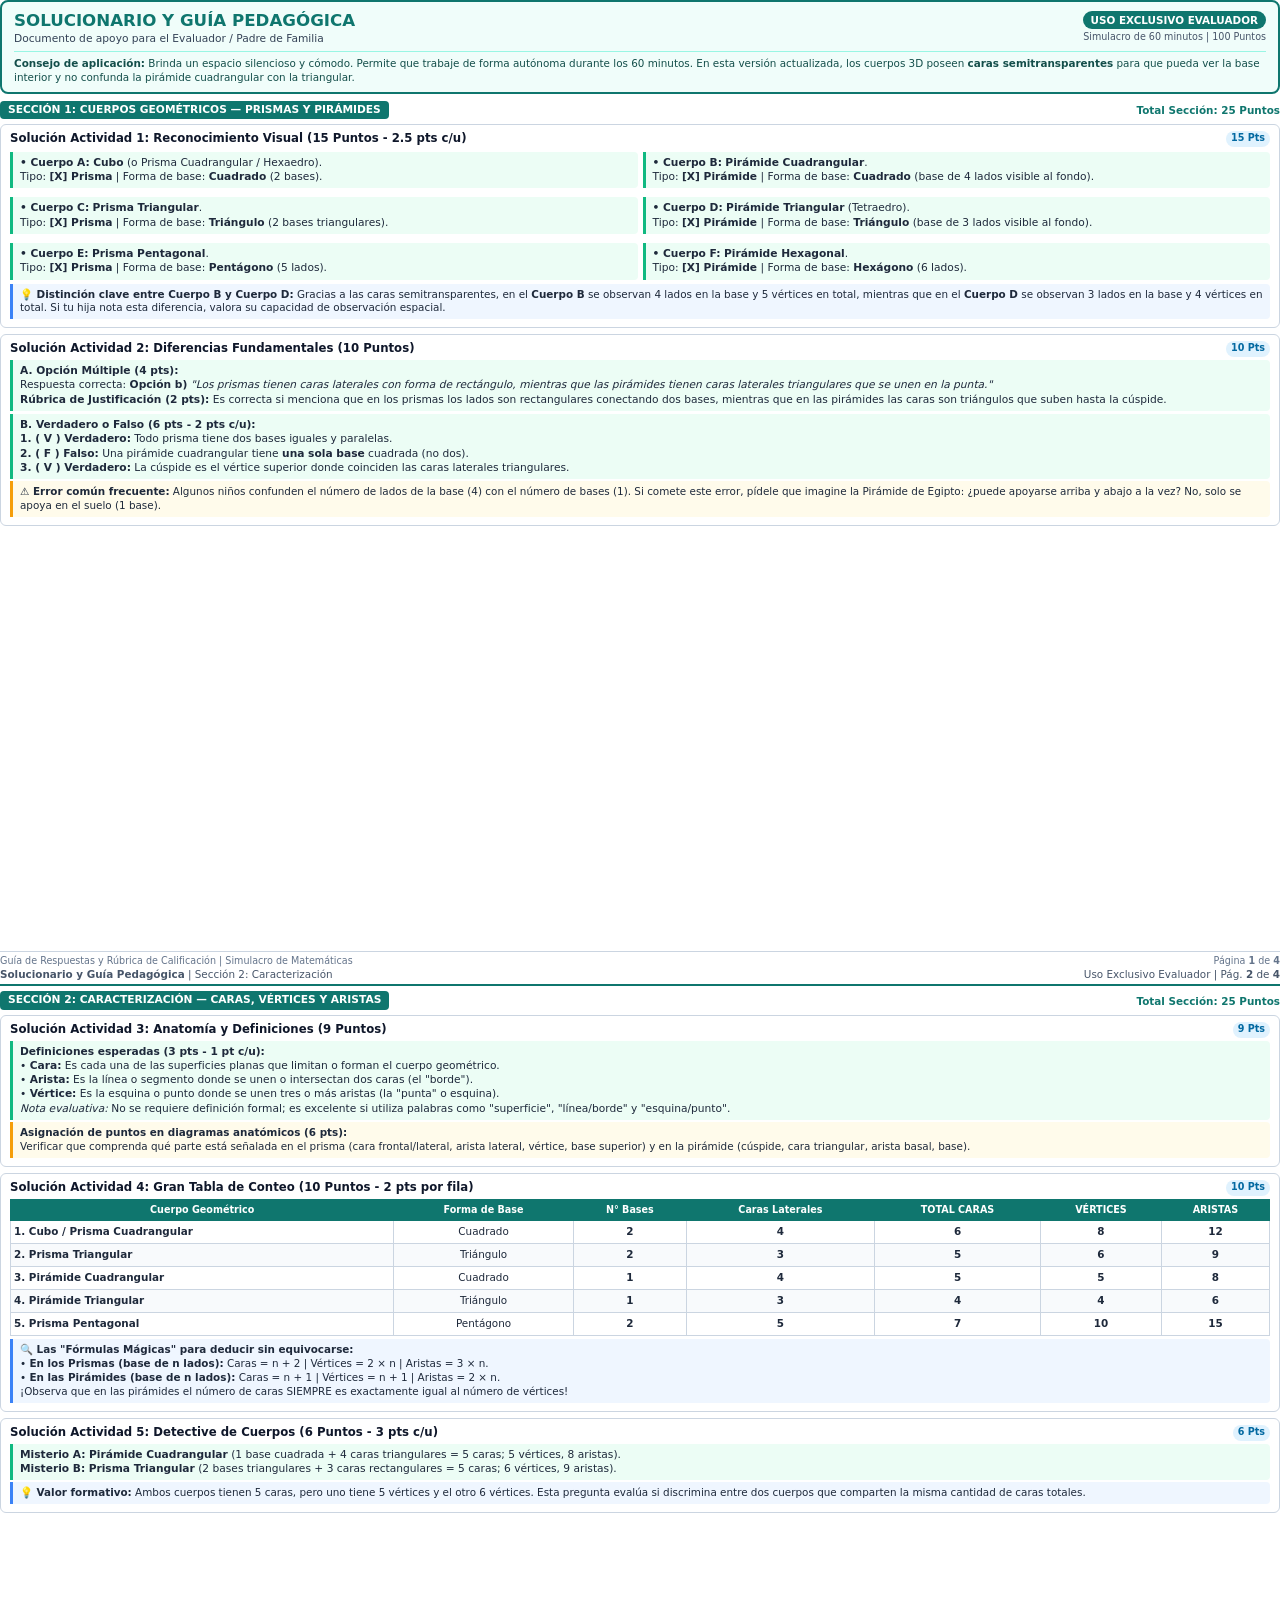
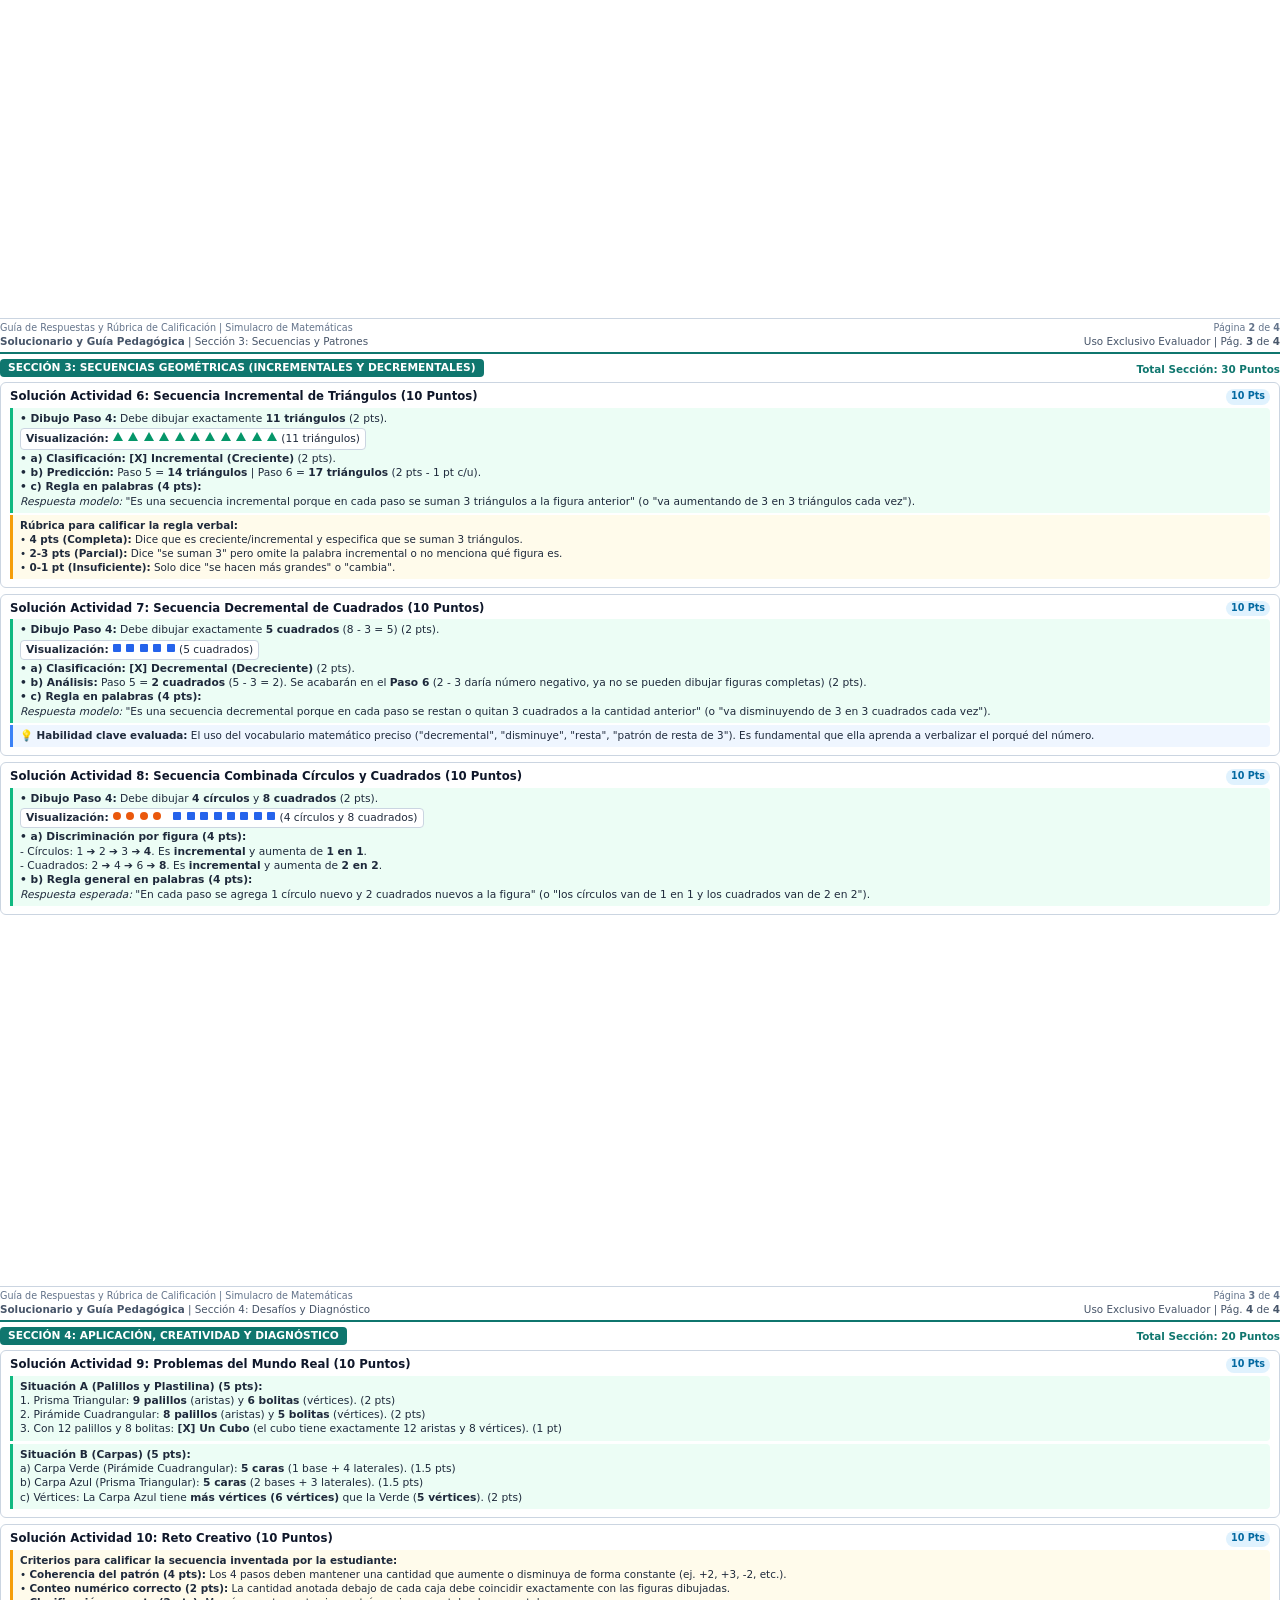
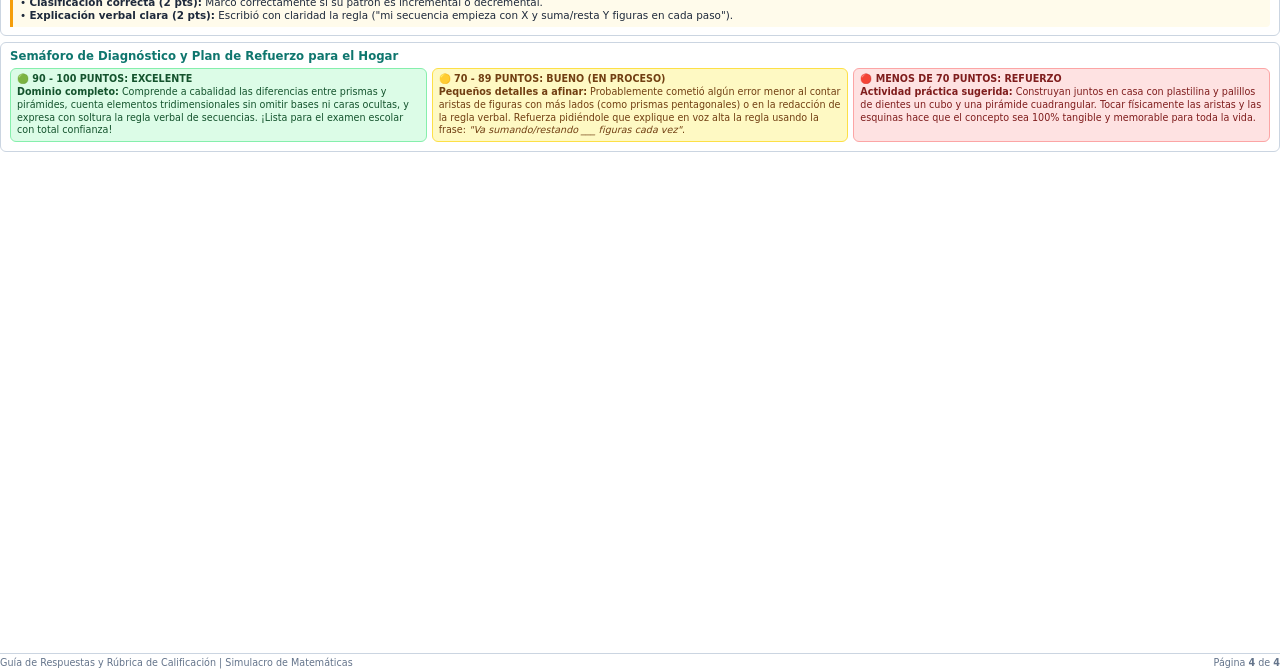
<file: solucionario_y_guia_evaluacion.html>
<!DOCTYPE html>
<html lang="es">
<head>
<meta charset="utf-8">
<title>Solucionario y Guía Pedagógica de Evaluación</title>
<style>
  @page {
    size: letter portrait;
    margin: 10mm 12mm 10mm 12mm;
  }
  * {
    box-sizing: border-box;
  }
  body {
    font-family: 'Lato', 'DejaVu Sans', sans-serif;
    color: #1e293b;
    margin: 0;
    padding: 0;
    font-size: 9.5pt;
    line-height: 1.34;
    background: #ffffff;
  }
  .page {
    page-break-after: always;
    height: 256mm;
    max-height: 256mm;
    display: flex;
    flex-direction: column;
    justify-content: space-between;
    position: relative;
    overflow: hidden;
  }
  .page:last-child {
    page-break-after: avoid;
  }
  
  .guide-header {
    border: 2px solid #0f766e;
    background: #f0fdfa;
    border-radius: 8px;
    padding: 8px 12px;
    margin-bottom: 7px;
  }
  .guide-title-row {
    display: flex;
    justify-content: space-between;
    align-items: center;
    border-bottom: 1.5px solid #99f6e4;
    padding-bottom: 4px;
    margin-bottom: 4px;
  }
  .guide-title {
    font-size: 12.5pt;
    font-weight: 800;
    color: #0f766e;
    text-transform: uppercase;
  }
  .badge-guide {
    background: #0f766e;
    color: white;
    font-size: 7.8pt;
    font-weight: bold;
    padding: 3px 8px;
    border-radius: 10px;
  }
  
  .section-tag {
    background: #0f766e;
    color: white;
    font-weight: bold;
    font-size: 8pt;
    padding: 2px 8px;
    border-radius: 4px;
    display: inline-block;
    margin-bottom: 3px;
  }
  
  .ans-card {
    border: 1px solid #cbd5e1;
    border-radius: 6px;
    padding: 6px 9px;
    margin-bottom: 6px;
    background: #ffffff;
  }
  .ans-title {
    font-size: 8.8pt;
    font-weight: 700;
    color: #0f172a;
    margin-bottom: 3px;
    display: flex;
    justify-content: space-between;
  }
  .badge-pts {
    background: #e0f2fe;
    color: #0369a1;
    font-size: 7.2pt;
    padding: 1px 5px;
    border-radius: 8px;
    font-weight: 700;
  }
  
  .correct-box {
    background: #ecfdf5;
    border-left: 3.5px solid #10b981;
    padding: 4px 7px;
    font-size: 8pt;
    margin: 2px 0;
    border-radius: 0 4px 4px 0;
  }
  .rubric-box {
    background: #fffbeb;
    border-left: 3.5px solid #f59e0b;
    padding: 4px 7px;
    font-size: 7.8pt;
    margin: 2px 0;
    border-radius: 0 4px 4px 0;
  }
  .pedagogy-tip {
    background: #eff6ff;
    border-left: 3.5px solid #3b82f6;
    padding: 4px 7px;
    font-size: 7.8pt;
    margin: 2px 0;
    border-radius: 0 4px 4px 0;
  }
  
  .table-ans {
    width: 100%;
    border-collapse: collapse;
    font-size: 7.8pt;
    margin: 3px 0;
    text-align: center;
  }
  .table-ans th {
    background: #0f766e;
    color: white;
    padding: 4px 3px;
    font-size: 7.2pt;
    border: 1px solid #0f766e;
  }
  .table-ans td {
    border: 1px solid #cbd5e1;
    padding: 4px 3px;
  }
  .table-ans tr:nth-child(even) {
    background: #f8fafc;
  }
  
  .mini-header {
    display: flex;
    justify-content: space-between;
    align-items: center;
    border-bottom: 2px solid #0f766e;
    padding-bottom: 3px;
    margin-bottom: 5px;
    font-size: 7.8pt;
    color: #475569;
  }
  
  .footer-exam {
    border-top: 1px solid #cbd5e1;
    padding-top: 3px;
    display: flex;
    justify-content: space-between;
    font-size: 7.2pt;
    color: #64748b;
  }
  
  .traffic-light {
    display: grid;
    grid-template-columns: 1fr 1fr 1fr;
    gap: 5px;
    margin: 3px 0;
  }
  .tl-card {
    border-radius: 6px;
    padding: 4px 6px;
    font-size: 7.2pt;
  }
  .tl-green { background: #dcfce7; border: 1px solid #86efac; color: #14532d; }
  .tl-yellow { background: #fef9c3; border: 1px solid #fde047; color: #713f12; }
  .tl-red { background: #fee2e2; border: 1px solid #fca5a5; color: #7f1d1d; }

  .mini-tri {
    width: 0;
    height: 0;
    border-left: 5px solid transparent;
    border-right: 5px solid transparent;
    border-bottom: 9px solid #059669;
    display: inline-block;
    margin: 1px;
  }
  .mini-sq {
    width: 8px;
    height: 8px;
    background: #2563eb;
    border-radius: 1px;
    display: inline-block;
    margin: 1px;
  }
  .mini-cir {
    width: 8px;
    height: 8px;
    background: #ea580c;
    border-radius: 50%;
    display: inline-block;
    margin: 1px;
  }
</style>
</head>
<body>

<!-- ========================================== -->
<!-- GUÍA PÁGINA 1: INTRODUCCIÓN Y SECCIÓN 1    -->
<!-- ========================================== -->
<div class="page">
  <div>
    <div class="guide-header">
      <div class="guide-title-row">
        <div>
          <div class="guide-title">Solucionario y Guía Pedagógica</div>
          <div style="font-size: 8pt; color: #334155;">Documento de apoyo para el Evaluador / Padre de Familia</div>
        </div>
        <div style="text-align: right;">
          <span class="badge-guide">USO EXCLUSIVO EVALUADOR</span>
          <div style="font-size: 7.2pt; color: #475569; margin-top: 2px;">Simulacro de 60 minutos | 100 Puntos</div>
        </div>
      </div>
      <div style="font-size: 7.8pt; color: #134e4a; line-height: 1.35;">
        <b>Consejo de aplicación:</b> Brinda un espacio silencioso y cómodo. Permite que trabaje de forma autónoma durante los 60 minutos. En esta versión actualizada, los cuerpos 3D poseen <b>caras semitransparentes</b> para que pueda ver la base interior y no confunda la pirámide cuadrangular con la triangular.
      </div>
    </div>

    <div style="display: flex; justify-content: space-between; align-items: center; margin-bottom: 2px;">
      <span class="section-tag">SECCIÓN 1: CUERPOS GEOMÉTRICOS — PRISMAS Y PIRÁMIDES</span>
      <span style="font-size: 7.8pt; font-weight: bold; color: #0f766e;">Total Sección: 25 Puntos</span>
    </div>

    <!-- SOLUCIÓN ACTIVIDAD 1 -->
    <div class="ans-card">
      <div class="ans-title">
        <span>Solución Actividad 1: Reconocimiento Visual (15 Puntos - 2.5 pts c/u)</span>
        <span class="badge-pts">15 Pts</span>
      </div>
      
      <div style="font-size: 7.8pt; display: grid; grid-template-columns: 1fr 1fr; gap: 5px;">
        <div class="correct-box">
          <b>• Cuerpo A:</b> <b>Cubo</b> (o Prisma Cuadrangular / Hexaedro).<br>
          Tipo: <b>[X] Prisma</b> | Forma de base: <b>Cuadrado</b> (2 bases).
        </div>
        <div class="correct-box">
          <b>• Cuerpo B:</b> <b>Pirámide Cuadrangular</b>.<br>
          Tipo: <b>[X] Pirámide</b> | Forma de base: <b>Cuadrado</b> (base de 4 lados visible al fondo).
        </div>
        <div class="correct-box">
          <b>• Cuerpo C:</b> <b>Prisma Triangular</b>.<br>
          Tipo: <b>[X] Prisma</b> | Forma de base: <b>Triángulo</b> (2 bases triangulares).
        </div>
        <div class="correct-box">
          <b>• Cuerpo D:</b> <b>Pirámide Triangular</b> (Tetraedro).<br>
          Tipo: <b>[X] Pirámide</b> | Forma de base: <b>Triángulo</b> (base de 3 lados visible al fondo).
        </div>
        <div class="correct-box">
          <b>• Cuerpo E:</b> <b>Prisma Pentagonal</b>.<br>
          Tipo: <b>[X] Prisma</b> | Forma de base: <b>Pentágono</b> (5 lados).
        </div>
        <div class="correct-box">
          <b>• Cuerpo F:</b> <b>Pirámide Hexagonal</b>.<br>
          Tipo: <b>[X] Pirámide</b> | Forma de base: <b>Hexágono</b> (6 lados).
        </div>
      </div>
      
      <div class="pedagogy-tip">
        <b>💡 Distinción clave entre Cuerpo B y Cuerpo D:</b> Gracias a las caras semitransparentes, en el <b>Cuerpo B</b> se observan 4 lados en la base y 5 vértices en total, mientras que en el <b>Cuerpo D</b> se observan 3 lados en la base y 4 vértices en total. Si tu hija nota esta diferencia, valora su capacidad de observación espacial.
      </div>
    </div>

    <!-- SOLUCIÓN ACTIVIDAD 2 -->
    <div class="ans-card">
      <div class="ans-title">
        <span>Solución Actividad 2: Diferencias Fundamentales (10 Puntos)</span>
        <span class="badge-pts">10 Pts</span>
      </div>
      
      <div class="correct-box">
        <b>A. Opción Múltiple (4 pts):</b><br>
        Respuesta correcta: <b>Opción b)</b> <i>"Los prismas tienen caras laterales con forma de rectángulo, mientras que las pirámides tienen caras laterales triangulares que se unen en la punta."</i><br>
        <b>Rúbrica de Justificación (2 pts):</b> Es correcta si menciona que en los prismas los lados son rectangulares conectando dos bases, mientras que en las pirámides las caras son triángulos que suben hasta la cúspide.
      </div>

      <div class="correct-box" style="margin-top: 3px;">
        <b>B. Verdadero o Falso (6 pts - 2 pts c/u):</b><br>
        <b>1. ( V ) Verdadero:</b> Todo prisma tiene dos bases iguales y paralelas.<br>
        <b>2. ( F ) Falso:</b> Una pirámide cuadrangular tiene <b>una sola base</b> cuadrada (no dos).<br>
        <b>3. ( V ) Verdadero:</b> La cúspide es el vértice superior donde coinciden las caras laterales triangulares.
      </div>

      <div class="rubric-box">
        <b>⚠️ Error común frecuente:</b> Algunos niños confunden el número de lados de la base (4) con el número de bases (1). Si comete este error, pídele que imagine la Pirámide de Egipto: ¿puede apoyarse arriba y abajo a la vez? No, solo se apoya en el suelo (1 base).
      </div>
    </div>
  </div>

  <div class="footer-exam">
    <span>Guía de Respuestas y Rúbrica de Calificación | Simulacro de Matemáticas</span>
    <span>Página <b>1</b> de <b>4</b></span>
  </div>
</div>


<!-- ========================================== -->
<!-- GUÍA PÁGINA 2: SECCIÓN 2 (CARACTERIZACIÓN) -->
<!-- ========================================== -->
<div class="page">
  <div>
    <div class="mini-header">
      <div><b>Solucionario y Guía Pedagógica</b> | Sección 2: Caracterización</div>
      <div>Uso Exclusivo Evaluador | Pág. <b>2</b> de <b>4</b></div>
    </div>

    <div style="display: flex; justify-content: space-between; align-items: center; margin-bottom: 2px;">
      <span class="section-tag">SECCIÓN 2: CARACTERIZACIÓN — CARAS, VÉRTICES Y ARISTAS</span>
      <span style="font-size: 7.8pt; font-weight: bold; color: #0f766e;">Total Sección: 25 Puntos</span>
    </div>

    <!-- SOLUCIÓN ACTIVIDAD 3 -->
    <div class="ans-card">
      <div class="ans-title">
        <span>Solución Actividad 3: Anatomía y Definiciones (9 Puntos)</span>
        <span class="badge-pts">9 Pts</span>
      </div>
      <div class="correct-box">
        <b>Definiciones esperadas (3 pts - 1 pt c/u):</b><br>
        • <b>Cara:</b> Es cada una de las superficies planas que limitan o forman el cuerpo geométrico.<br>
        • <b>Arista:</b> Es la línea o segmento donde se unen o intersectan dos caras (el "borde").<br>
        • <b>Vértice:</b> Es la esquina o punto donde se unen tres o más aristas (la "punta" o esquina).<br>
        <i>Nota evaluativa:</i> No se requiere definición formal; es excelente si utiliza palabras como "superficie", "línea/borde" y "esquina/punto".
      </div>
      <div class="rubric-box">
        <b>Asignación de puntos en diagramas anatómicos (6 pts):</b><br>
        Verificar que comprenda qué parte está señalada en el prisma (cara frontal/lateral, arista lateral, vértice, base superior) y en la pirámide (cúspide, cara triangular, arista basal, base).
      </div>
    </div>

    <!-- SOLUCIÓN ACTIVIDAD 4 -->
    <div class="ans-card">
      <div class="ans-title">
        <span>Solución Actividad 4: Gran Tabla de Conteo (10 Puntos - 2 pts por fila)</span>
        <span class="badge-pts">10 Pts</span>
      </div>

      <table class="table-ans">
        <thead>
          <tr>
            <th>Cuerpo Geométrico</th>
            <th>Forma de Base</th>
            <th>N° Bases</th>
            <th>Caras Laterales</th>
            <th>TOTAL CARAS</th>
            <th>VÉRTICES</th>
            <th>ARISTAS</th>
          </tr>
        </thead>
        <tbody>
          <tr>
            <td style="text-align: left; font-weight: bold;">1. Cubo / Prisma Cuadrangular</td>
            <td>Cuadrado</td>
            <td><b>2</b></td>
            <td><b>4</b></td>
            <td><b>6</b></td>
            <td><b>8</b></td>
            <td><b>12</b></td>
          </tr>
          <tr>
            <td style="text-align: left; font-weight: bold;">2. Prisma Triangular</td>
            <td>Triángulo</td>
            <td><b>2</b></td>
            <td><b>3</b></td>
            <td><b>5</b></td>
            <td><b>6</b></td>
            <td><b>9</b></td>
          </tr>
          <tr>
            <td style="text-align: left; font-weight: bold;">3. Pirámide Cuadrangular</td>
            <td>Cuadrado</td>
            <td><b>1</b></td>
            <td><b>4</b></td>
            <td><b>5</b></td>
            <td><b>5</b></td>
            <td><b>8</b></td>
          </tr>
          <tr>
            <td style="text-align: left; font-weight: bold;">4. Pirámide Triangular</td>
            <td>Triángulo</td>
            <td><b>1</b></td>
            <td><b>3</b></td>
            <td><b>4</b></td>
            <td><b>4</b></td>
            <td><b>6</b></td>
          </tr>
          <tr>
            <td style="text-align: left; font-weight: bold;">5. Prisma Pentagonal</td>
            <td>Pentágono</td>
            <td><b>2</b></td>
            <td><b>5</b></td>
            <td><b>7</b></td>
            <td><b>10</b></td>
            <td><b>15</b></td>
          </tr>
        </tbody>
      </table>

      <div class="pedagogy-tip">
        <b>🔍 Las "Fórmulas Mágicas" para deducir sin equivocarse:</b><br>
        • <b>En los Prismas (base de n lados):</b> Caras = n + 2 | Vértices = 2 × n | Aristas = 3 × n.<br>
        • <b>En las Pirámides (base de n lados):</b> Caras = n + 1 | Vértices = n + 1 | Aristas = 2 × n.<br>
        ¡Observa que en las pirámides el número de caras SIEMPRE es exactamente igual al número de vértices!
      </div>
    </div>

    <!-- SOLUCIÓN ACTIVIDAD 5 -->
    <div class="ans-card">
      <div class="ans-title">
        <span>Solución Actividad 5: Detective de Cuerpos (6 Puntos - 3 pts c/u)</span>
        <span class="badge-pts">6 Pts</span>
      </div>
      <div class="correct-box">
        <b>Misterio A:</b> <b>Pirámide Cuadrangular</b> (1 base cuadrada + 4 caras triangulares = 5 caras; 5 vértices, 8 aristas).<br>
        <b>Misterio B:</b> <b>Prisma Triangular</b> (2 bases triangulares + 3 caras rectangulares = 5 caras; 6 vértices, 9 aristas).
      </div>
      <div class="pedagogy-tip">
        <b>💡 Valor formativo:</b> Ambos cuerpos tienen 5 caras, pero uno tiene 5 vértices y el otro 6 vértices. Esta pregunta evalúa si discrimina entre dos cuerpos que comparten la misma cantidad de caras totales.
      </div>
    </div>
  </div>

  <div class="footer-exam">
    <span>Guía de Respuestas y Rúbrica de Calificación | Simulacro de Matemáticas</span>
    <span>Página <b>2</b> de <b>4</b></span>
  </div>
</div>


<!-- ========================================== -->
<!-- GUÍA PÁGINA 3: SECCIÓN 3 (SECUENCIAS)      -->
<!-- ========================================== -->
<div class="page">
  <div>
    <div class="mini-header">
      <div><b>Solucionario y Guía Pedagógica</b> | Sección 3: Secuencias y Patrones</div>
      <div>Uso Exclusivo Evaluador | Pág. <b>3</b> de <b>4</b></div>
    </div>

    <div style="display: flex; justify-content: space-between; align-items: center; margin-bottom: 2px;">
      <span class="section-tag">SECCIÓN 3: SECUENCIAS GEOMÉTRICAS (INCREMENTALES Y DECREMENTALES)</span>
      <span style="font-size: 7.8pt; font-weight: bold; color: #0f766e;">Total Sección: 30 Puntos</span>
    </div>

    <!-- SOLUCIÓN ACTIVIDAD 6 -->
    <div class="ans-card">
      <div class="ans-title">
        <span>Solución Actividad 6: Secuencia Incremental de Triángulos (10 Puntos)</span>
        <span class="badge-pts">10 Pts</span>
      </div>
      <div class="correct-box">
        <b>• Dibujo Paso 4:</b> Debe dibujar exactamente <b>11 triángulos</b> (2 pts).<br>
        <span style="display: inline-block; background: #fff; padding: 2px 5px; border: 1px solid #cbd5e1; border-radius: 4px; margin: 2px 0;">
          <b>Visualización:</b>
          <span class="mini-tri"></span> <span class="mini-tri"></span> <span class="mini-tri"></span> <span class="mini-tri"></span> <span class="mini-tri"></span> <span class="mini-tri"></span> <span class="mini-tri"></span> <span class="mini-tri"></span> <span class="mini-tri"></span> <span class="mini-tri"></span> <span class="mini-tri"></span>
          (11 triángulos)
        </span><br>
        <b>• a) Clasificación:</b> <b>[X] Incremental (Creciente)</b> (2 pts).<br>
        <b>• b) Predicción:</b> Paso 5 = <b>14 triángulos</b> | Paso 6 = <b>17 triángulos</b> (2 pts - 1 pt c/u).<br>
        <b>• c) Regla en palabras (4 pts):</b><br>
        <i>Respuesta modelo:</i> "Es una secuencia incremental porque en cada paso se suman 3 triángulos a la figura anterior" (o "va aumentando de 3 en 3 triángulos cada vez").
      </div>
      <div class="rubric-box">
        <b>Rúbrica para calificar la regla verbal:</b><br>
        • <b>4 pts (Completa):</b> Dice que es creciente/incremental y especifica que se suman 3 triángulos.<br>
        • <b>2-3 pts (Parcial):</b> Dice "se suman 3" pero omite la palabra incremental o no menciona qué figura es.<br>
        • <b>0-1 pt (Insuficiente):</b> Solo dice "se hacen más grandes" o "cambia".
      </div>
    </div>

    <!-- SOLUCIÓN ACTIVIDAD 7 -->
    <div class="ans-card">
      <div class="ans-title">
        <span>Solución Actividad 7: Secuencia Decremental de Cuadrados (10 Puntos)</span>
        <span class="badge-pts">10 Pts</span>
      </div>
      <div class="correct-box">
        <b>• Dibujo Paso 4:</b> Debe dibujar exactamente <b>5 cuadrados</b> (8 - 3 = 5) (2 pts).<br>
        <span style="display: inline-block; background: #fff; padding: 2px 5px; border: 1px solid #cbd5e1; border-radius: 4px; margin: 2px 0;">
          <b>Visualización:</b>
          <span class="mini-sq"></span> <span class="mini-sq"></span> <span class="mini-sq"></span> <span class="mini-sq"></span> <span class="mini-sq"></span>
          (5 cuadrados)
        </span><br>
        <b>• a) Clasificación:</b> <b>[X] Decremental (Decreciente)</b> (2 pts).<br>
        <b>• b) Análisis:</b> Paso 5 = <b>2 cuadrados</b> (5 - 3 = 2). Se acabarán en el <b>Paso 6</b> (2 - 3 daría número negativo, ya no se pueden dibujar figuras completas) (2 pts).<br>
        <b>• c) Regla en palabras (4 pts):</b><br>
        <i>Respuesta modelo:</i> "Es una secuencia decremental porque en cada paso se restan o quitan 3 cuadrados a la cantidad anterior" (o "va disminuyendo de 3 en 3 cuadrados cada vez").
      </div>
      <div class="pedagogy-tip">
        <b>💡 Habilidad clave evaluada:</b> El uso del vocabulario matemático preciso ("decremental", "disminuye", "resta", "patrón de resta de 3"). Es fundamental que ella aprenda a verbalizar el porqué del número.
      </div>
    </div>

    <!-- SOLUCIÓN ACTIVIDAD 8 -->
    <div class="ans-card">
      <div class="ans-title">
        <span>Solución Actividad 8: Secuencia Combinada Círculos y Cuadrados (10 Puntos)</span>
        <span class="badge-pts">10 Pts</span>
      </div>
      <div class="correct-box">
        <b>• Dibujo Paso 4:</b> Debe dibujar <b>4 círculos</b> y <b>8 cuadrados</b> (2 pts).<br>
        <span style="display: inline-block; background: #fff; padding: 2px 5px; border: 1px solid #cbd5e1; border-radius: 4px; margin: 2px 0;">
          <b>Visualización:</b>
          <span class="mini-cir"></span> <span class="mini-cir"></span> <span class="mini-cir"></span> <span class="mini-cir"></span> &nbsp;
          <span class="mini-sq"></span> <span class="mini-sq"></span> <span class="mini-sq"></span> <span class="mini-sq"></span> <span class="mini-sq"></span> <span class="mini-sq"></span> <span class="mini-sq"></span> <span class="mini-sq"></span>
          (4 círculos y 8 cuadrados)
        </span><br>
        <b>• a) Discriminación por figura (4 pts):</b><br>
        - Círculos: 1 ➔ 2 ➔ 3 ➔ <b>4</b>. Es <b>incremental</b> y aumenta de <b>1 en 1</b>.<br>
        - Cuadrados: 2 ➔ 4 ➔ 6 ➔ <b>8</b>. Es <b>incremental</b> y aumenta de <b>2 en 2</b>.<br>
        <b>• b) Regla general en palabras (4 pts):</b><br>
        <i>Respuesta esperada:</i> "En cada paso se agrega 1 círculo nuevo y 2 cuadrados nuevos a la figura" (o "los círculos van de 1 en 1 y los cuadrados van de 2 en 2").
      </div>
    </div>
  </div>

  <div class="footer-exam">
    <span>Guía de Respuestas y Rúbrica de Calificación | Simulacro de Matemáticas</span>
    <span>Página <b>3</b> de <b>4</b></span>
  </div>
</div>


<!-- ========================================== -->
<!-- GUÍA PÁGINA 4: SECCIÓN 4 Y PLAN DE ACCIÓN  -->
<!-- ========================================== -->
<div class="page">
  <div>
    <div class="mini-header">
      <div><b>Solucionario y Guía Pedagógica</b> | Sección 4: Desafíos y Diagnóstico</div>
      <div>Uso Exclusivo Evaluador | Pág. <b>4</b> de <b>4</b></div>
    </div>

    <div style="display: flex; justify-content: space-between; align-items: center; margin-bottom: 2px;">
      <span class="section-tag">SECCIÓN 4: APLICACIÓN, CREATIVIDAD Y DIAGNÓSTICO</span>
      <span style="font-size: 7.8pt; font-weight: bold; color: #0f766e;">Total Sección: 20 Puntos</span>
    </div>

    <!-- SOLUCIÓN ACTIVIDAD 9 -->
    <div class="ans-card">
      <div class="ans-title">
        <span>Solución Actividad 9: Problemas del Mundo Real (10 Puntos)</span>
        <span class="badge-pts">10 Pts</span>
      </div>
      <div class="correct-box">
        <b>Situación A (Palillos y Plastilina) (5 pts):</b><br>
        1. Prisma Triangular: <b>9 palillos</b> (aristas) y <b>6 bolitas</b> (vértices). (2 pts)<br>
        2. Pirámide Cuadrangular: <b>8 palillos</b> (aristas) y <b>5 bolitas</b> (vértices). (2 pts)<br>
        3. Con 12 palillos y 8 bolitas: <b>[X] Un Cubo</b> (el cubo tiene exactamente 12 aristas y 8 vértices). (1 pt)
      </div>
      <div class="correct-box" style="margin-top: 3px;">
        <b>Situación B (Carpas) (5 pts):</b><br>
        a) Carpa Verde (Pirámide Cuadrangular): <b>5 caras</b> (1 base + 4 laterales). (1.5 pts)<br>
        b) Carpa Azul (Prisma Triangular): <b>5 caras</b> (2 bases + 3 laterales). (1.5 pts)<br>
        c) Vértices: La Carpa Azul tiene <b>más vértices (6 vértices)</b> que la Verde (<b>5 vértices</b>). (2 pts)
      </div>
    </div>

    <!-- SOLUCIÓN ACTIVIDAD 10 -->
    <div class="ans-card">
      <div class="ans-title">
        <span>Solución Actividad 10: Reto Creativo (10 Puntos)</span>
        <span class="badge-pts">10 Pts</span>
      </div>
      <div class="rubric-box">
        <b>Criterios para calificar la secuencia inventada por la estudiante:</b><br>
        • <b>Coherencia del patrón (4 pts):</b> Los 4 pasos deben mantener una cantidad que aumente o disminuya de forma constante (ej. +2, +3, -2, etc.).<br>
        • <b>Conteo numérico correcto (2 pts):</b> La cantidad anotada debajo de cada caja debe coincidir exactamente con las figuras dibujadas.<br>
        • <b>Clasificación correcta (2 pts):</b> Marcó correctamente si su patrón es incremental o decremental.<br>
        • <b>Explicación verbal clara (2 pts):</b> Escribió con claridad la regla ("mi secuencia empieza con X y suma/resta Y figuras en cada paso").
      </div>
    </div>

    <!-- SEMÁFORO DIAGNÓSTICO -->
    <div class="ans-card" style="margin-top: 3px;">
      <div class="ans-title" style="color: #0f766e;">
        <span>Semáforo de Diagnóstico y Plan de Refuerzo para el Hogar</span>
      </div>
      
      <div class="traffic-light">
        <div class="tl-card tl-green">
          <b>🟢 90 - 100 PUNTOS: EXCELENTE</b><br>
          <b>Dominio completo:</b> Comprende a cabalidad las diferencias entre prismas y pirámides, cuenta elementos tridimensionales sin omitir bases ni caras ocultas, y expresa con soltura la regla verbal de secuencias. ¡Lista para el examen escolar con total confianza!
        </div>
        <div class="tl-card tl-yellow">
          <b>🟡 70 - 89 PUNTOS: BUENO (EN PROCESO)</b><br>
          <b>Pequeños detalles a afinar:</b> Probablemente cometió algún error menor al contar aristas de figuras con más lados (como prismas pentagonales) o en la redacción de la regla verbal. Refuerza pidiéndole que explique en voz alta la regla usando la frase: <i>"Va sumando/restando ___ figuras cada vez"</i>.
        </div>
        <div class="tl-card tl-red">
          <b>🔴 MENOS DE 70 PUNTOS: REFUERZO</b><br>
          <b>Actividad práctica sugerida:</b> Construyan juntos en casa con plastilina y palillos de dientes un cubo y una pirámide cuadrangular. Tocar físicamente las aristas y las esquinas hace que el concepto sea 100% tangible y memorable para toda la vida.
        </div>
      </div>
    </div>
  </div>

  <div class="footer-exam">
    <span>Guía de Respuestas y Rúbrica de Calificación | Simulacro de Matemáticas</span>
    <span>Página <b>4</b> de <b>4</b></span>
  </div>
</div>

</body>
</html>
</file>
<file: style.css>
:root{
  --bg1:#2b1b6b; --bg2:#5b2bb5; --bg3:#ff6fb5;
  --card:#ffffff; --ink:#2a2350; --muted:#6d6896;
  --purple:#6c4cf1; --pink:#ff5fa8; --yellow:#ffc933; --teal:#19c3b1; --blue:#3aa0ff; --green:#2fc46b; --red:#ff5a5f; --orange:#ff9442;
  --radius:22px; --shadow:0 10px 30px rgba(30,10,80,.25);
}
*{box-sizing:border-box;margin:0;padding:0}
html{scroll-behavior:smooth}
body{
  font-family:'Fredoka','Trebuchet MS',system-ui,sans-serif;color:var(--ink);min-height:100vh;
  background:linear-gradient(160deg,var(--bg1),var(--bg2) 55%,var(--bg3));background-attachment:fixed;
  font-size:18px;line-height:1.45;overflow-x:hidden;
}
button{font-family:inherit;cursor:pointer;border:0;color:inherit;font-size:inherit}
h1,h2,h3{line-height:1.15}
[hidden]{display:none!important}

.bg-shapes i{position:fixed;display:block;opacity:.15;z-index:0;animation:float 12s ease-in-out infinite}
.bg-shapes .b1{width:90px;height:90px;background:#fff;border-radius:50%;left:5%;top:15%}
.bg-shapes .b2{width:0;height:0;border-left:50px solid transparent;border-right:50px solid transparent;border-bottom:86px solid #ffd23f;right:8%;top:20%;animation-delay:-3s}
.bg-shapes .b3{width:80px;height:80px;background:#19c3b1;border-radius:14px;left:12%;bottom:12%;animation-delay:-6s;transform:rotate(20deg)}
.bg-shapes .b4{width:60px;height:60px;background:#ff5fa8;border-radius:50%;right:15%;bottom:20%;animation-delay:-2s}
.bg-shapes .b5{width:70px;height:70px;background:#fff;border-radius:12px;left:50%;top:8%;animation-delay:-8s}
@keyframes float{50%{transform:translateY(-30px) rotate(25deg)}}

.topbar{position:sticky;top:0;z-index:20;display:flex;justify-content:space-between;align-items:center;gap:10px;flex-wrap:wrap;
  padding:10px 18px;background:rgba(30,15,90,.55);backdrop-filter:blur(10px);border-bottom:1px solid rgba(255,255,255,.15);color:#fff}
.logo{background:none;font-weight:700;font-size:1.25rem;color:#fff}
.hud{display:flex;align-items:center;gap:10px;flex-wrap:wrap}
.chip{background:rgba(255,255,255,.18);padding:6px 14px;border-radius:99px;font-weight:600;color:#fff}
.btn-ghost:hover{background:rgba(255,255,255,.3)}
.xpwrap{position:relative;width:150px;height:28px;background:rgba(255,255,255,.2);border-radius:99px;overflow:hidden}
.xpbar{height:100%;width:0;background:linear-gradient(90deg,var(--yellow),var(--orange));transition:width .6s}
.xpwrap span{position:absolute;inset:0;display:grid;place-items:center;font-size:.8rem;font-weight:600;color:#fff;text-shadow:0 1px 3px rgba(0,0,0,.4)}

#app{position:relative;z-index:1;max-width:1000px;margin:0 auto;padding:20px 16px 60px}
.view{animation:pop .4s ease}
@keyframes pop{from{opacity:0;transform:translateY(14px) scale(.98)}to{opacity:1;transform:none}}

.card{background:var(--card);border-radius:var(--radius);box-shadow:var(--shadow);padding:22px;margin-bottom:18px}
.hero{color:#fff;text-align:center;padding:10px 0 20px}
.hero h1{font-size:clamp(2rem,6vw,3.2rem);text-shadow:0 4px 0 rgba(0,0,0,.2)}
.hero p{font-size:1.2rem;opacity:.95;margin-top:8px}
.mascot{font-size:5rem;display:inline-block;animation:bounce 2s ease-in-out infinite}
@keyframes bounce{50%{transform:translateY(-14px) rotate(-5deg)}}
.bubble{background:#fff;color:var(--ink);display:inline-block;padding:12px 20px;border-radius:20px;margin-top:10px;font-weight:500;box-shadow:var(--shadow);position:relative}
.bubble::before{content:"";position:absolute;top:-10px;left:50%;margin-left:-10px;border:10px solid transparent;border-top:0;border-bottom-color:#fff}

.btn{display:inline-block;background:var(--purple);color:#fff;padding:12px 26px;border-radius:99px;font-weight:600;
  box-shadow:0 5px 0 #4429c0;transition:transform .1s,box-shadow .1s}
.btn:hover{transform:translateY(-2px)}
.btn:active{transform:translateY(4px);box-shadow:0 1px 0 #4429c0}
.btn.yellow{background:var(--yellow);color:#5a3d00;box-shadow:0 5px 0 #c99200}
.btn.green{background:var(--green);box-shadow:0 5px 0 #198a45}
.btn.pink{background:var(--pink);box-shadow:0 5px 0 #c52a79}
.btn.gray{background:#e4e0f5;color:var(--ink);box-shadow:0 5px 0 #b9b3dc}
.btn.big{font-size:1.3rem;padding:16px 36px}
.btn[disabled]{opacity:.5;pointer-events:none}
input.name{font-family:inherit;font-size:1.3rem;padding:12px 20px;border-radius:99px;border:3px solid var(--purple);text-align:center;width:min(320px,90%);margin:14px 0;outline:none}

/* Mapa */
.islands{display:grid;grid-template-columns:repeat(auto-fit,minmax(260px,1fr));gap:18px;margin-bottom:18px}
.island{border-radius:var(--radius);padding:22px;color:#fff;box-shadow:var(--shadow);position:relative;overflow:hidden;cursor:pointer;
  transition:transform .2s;text-align:left;display:block;width:100%}
.island:hover{transform:translateY(-6px) rotate(-.6deg)}
.island .emoji{font-size:3.4rem;display:block}
.island h2{font-size:1.5rem;margin:6px 0}
.island p{font-size:.95rem;opacity:.95}
.island.i1{background:linear-gradient(135deg,#ff9442,#ff5fa8)}
.island.i2{background:linear-gradient(135deg,#19c3b1,#3aa0ff)}
.island.i3{background:linear-gradient(135deg,#8a5cf6,#ff5fa8)}
.island.i4{background:linear-gradient(135deg,#ffc933,#ff7a3d);color:#4a2b00}
.meter{height:14px;background:rgba(255,255,255,.35);border-radius:99px;margin-top:12px;overflow:hidden}
.meter i{display:block;height:100%;background:#fff;border-radius:99px;transition:width .6s}
.tag{display:inline-block;background:rgba(255,255,255,.3);padding:2px 12px;border-radius:99px;font-size:.85rem;margin-top:8px}

.sem{display:flex;gap:6px;align-items:center;flex-wrap:wrap}
.dot{width:18px;height:18px;border-radius:50%;display:inline-block;background:#ddd}
.dot.g{background:var(--green)}.dot.y{background:var(--yellow)}.dot.r{background:var(--red)}
.prog-row{display:grid;grid-template-columns:1fr auto;gap:6px 14px;align-items:center;padding:12px 0;border-bottom:2px dashed #e6e2f8}
.prog-row:last-child{border:0}
.pbar{grid-column:1/-1;height:14px;background:#eeeaff;border-radius:99px;overflow:hidden}
.pbar i{display:block;height:100%;border-radius:99px;transition:width .6s}

.badges{display:flex;flex-wrap:wrap;gap:12px}
.badge{width:96px;text-align:center;font-size:.8rem;padding:10px 4px;border-radius:16px;background:#f3f0ff}
.badge .ic{font-size:2.2rem;display:block}
.badge.locked{filter:grayscale(1);opacity:.4}

/* navegación de mundo */
.back{background:rgba(255,255,255,.2);color:#fff;padding:8px 18px;border-radius:99px;font-weight:600;margin-bottom:14px}
.back:hover{background:rgba(255,255,255,.35)}
.world-head{color:#fff;margin-bottom:16px}
.world-head h1{font-size:2rem;text-shadow:0 3px 0 rgba(0,0,0,.2)}
.menu{display:grid;grid-template-columns:repeat(auto-fit,minmax(230px,1fr));gap:14px}
.menu-item{background:#fff;border-radius:var(--radius);padding:18px;box-shadow:var(--shadow);text-align:left;transition:transform .2s;position:relative}
.menu-item:hover{transform:translateY(-5px)}
.menu-item .emoji{font-size:2.4rem}
.menu-item h3{margin:4px 0;font-size:1.2rem}
.menu-item p{font-size:.9rem;color:var(--muted)}
.stars{letter-spacing:2px;color:#d6d0ee;font-size:1.3rem}
.stars .on{color:var(--yellow);text-shadow:0 2px 0 #c99200}
.done-mark{position:absolute;top:10px;right:14px;font-size:1.5rem}

/* lección */
.lesson h2{font-size:1.6rem;color:var(--purple);margin-bottom:10px}
.lesson p{margin:8px 0}
.lesson ul{margin:8px 0 8px 24px}
.lesson li{margin:5px 0}
.key{background:#fff7d6;border-left:6px solid var(--yellow);padding:12px 16px;border-radius:12px;margin:12px 0}
.tip{background:#e6fbf8;border-left:6px solid var(--teal);padding:12px 16px;border-radius:12px;margin:12px 0}
.warn{background:#ffe8f1;border-left:6px solid var(--pink);padding:12px 16px;border-radius:12px;margin:12px 0}
.hl-b{color:var(--pink);font-weight:700}.hl-t{color:#0fa090;font-weight:700}.hl-p{color:var(--purple);font-weight:700}
.dots{display:flex;gap:8px;justify-content:center;margin:14px 0}
.dots i{width:12px;height:12px;border-radius:50%;background:#d9d3f3}
.dots i.on{background:var(--purple);transform:scale(1.3)}
.nav{display:flex;justify-content:space-between;gap:10px;margin-top:10px;flex-wrap:wrap}
.cols{display:grid;grid-template-columns:repeat(auto-fit,minmax(220px,1fr));gap:16px;align-items:center}
.gallery{display:grid;grid-template-columns:repeat(auto-fit,minmax(150px,1fr));gap:10px;text-align:center}
.gallery figcaption{font-weight:600;font-size:.95rem}
canvas.solid{width:100%;max-width:300px;height:230px;display:block;margin:0 auto}
.gallery canvas.solid{height:160px}
.ctrls{display:flex;flex-wrap:wrap;gap:8px;justify-content:center;margin:10px 0}
.pill{background:#eeeaff;padding:8px 16px;border-radius:99px;font-weight:600;color:var(--ink);transition:.15s}
.pill:hover{background:#ddd5ff}
.pill.sel{background:var(--purple);color:#fff;transform:scale(1.05)}
.counters{display:flex;gap:10px;justify-content:center;flex-wrap:wrap;margin:10px 0}
.counter{background:#f3f0ff;border-radius:16px;padding:8px 18px;text-align:center;min-width:100px}
.counter b{display:block;font-size:2rem;color:var(--purple)}
.counter.hot{background:var(--yellow);animation:pulse .6s}
@keyframes pulse{50%{transform:scale(1.12)}}
table.t{width:100%;border-collapse:collapse;font-size:.95rem;margin:10px 0}
table.t th{background:var(--purple);color:#fff;padding:8px}
table.t td{padding:8px;text-align:center;border-bottom:2px solid #eeeaff}

/* secuencias */
.seq{display:flex;gap:10px;flex-wrap:wrap;align-items:stretch;justify-content:center;margin:12px 0}
.term{background:#faf8ff;border:3px solid #d9d3f3;border-radius:16px;padding:8px;min-width:84px;min-height:84px;display:flex;flex-wrap:wrap;gap:5px;
  align-content:center;justify-content:center;max-width:150px;position:relative}
.term .n{position:absolute;top:-12px;left:8px;background:var(--purple);color:#fff;font-size:.75rem;padding:0 8px;border-radius:99px}
.term.next{border-style:dashed;border-color:var(--pink);background:#fff0f7;color:var(--pink);font-size:2.2rem;font-weight:700;align-items:center}
.term.build{border-color:var(--pink);background:#fff0f7}
.sh{display:inline-block;width:22px;height:22px;flex:none}
.sh.sq{background:var(--c);border-radius:4px}
.sh.ci{background:var(--c);border-radius:50%}
.sh.tr{width:0;height:0;border-left:12px solid transparent;border-right:12px solid transparent;border-bottom:22px solid var(--c)}
.sh.pop{animation:shpop .3s}
@keyframes shpop{from{transform:scale(0)}to{transform:scale(1)}}
.arrow{align-self:center;font-size:1.6rem;color:var(--muted)}
.builder{display:flex;gap:14px;flex-wrap:wrap;justify-content:center;margin:10px 0}
.bctl{display:flex;align-items:center;gap:8px;background:#f3f0ff;padding:8px 12px;border-radius:99px}
.bctl button{width:36px;height:36px;border-radius:50%;background:var(--purple);color:#fff;font-weight:700;font-size:1.3rem}
.bctl b{min-width:24px;text-align:center}

/* juego */
.game-top{display:flex;align-items:center;gap:12px;color:#fff;margin-bottom:12px;flex-wrap:wrap}
.gprog{flex:1;min-width:140px;height:18px;background:rgba(255,255,255,.25);border-radius:99px;overflow:hidden}
.gprog i{display:block;height:100%;background:linear-gradient(90deg,var(--yellow),var(--green));transition:width .4s}
.streak{background:var(--orange);padding:4px 14px;border-radius:99px;font-weight:700;color:#fff}
.q-title{font-size:1.35rem;font-weight:600;margin-bottom:12px;text-align:center}
.q-visual{display:flex;justify-content:center;margin:8px 0 14px}
.opts{display:grid;grid-template-columns:repeat(auto-fit,minmax(200px,1fr));gap:12px}
.opt{background:#f3f0ff;border:3px solid #ddd5ff;border-radius:18px;padding:14px;font-weight:600;font-size:1.1rem;transition:.15s;text-align:center}
.opt:hover{border-color:var(--purple);transform:translateY(-3px)}
.opt.ok{background:#d5f7e3;border-color:var(--green);animation:pulse .5s}
.opt.bad{background:#ffe1e2;border-color:var(--red);animation:shake .4s}
.opt[disabled]{pointer-events:none}
@keyframes shake{25%{transform:translateX(-8px)}75%{transform:translateX(8px)}}
.feedback{margin-top:16px;padding:16px;border-radius:18px;animation:pop .3s}
.feedback.ok{background:#d5f7e3}.feedback.bad{background:#fff0d6}
.feedback h3{margin-bottom:4px}
.say{margin-top:8px;background:#fff;border-radius:12px;padding:8px 12px;font-size:.95rem}
.result{text-align:center}
.result .bigstars{font-size:3.5rem;letter-spacing:6px}
.result .bigstars .on{color:var(--yellow);text-shadow:0 4px 0 #c99200}
.result .bigstars span{color:#e0daf5;display:inline-block}
.result .bigstars .on{animation:bounce 1s ease-in-out infinite}
.light{font-size:4rem}
.verdict{border-radius:18px;padding:16px;margin:14px 0;text-align:left}
.verdict.g{background:#d5f7e3}.verdict.y{background:#fff3cd}.verdict.r{background:#ffe1e2}
.toast{position:fixed;left:50%;bottom:30px;transform:translateX(-50%);background:#fff;color:var(--ink);padding:14px 24px;border-radius:20px;
  box-shadow:var(--shadow);z-index:50;font-weight:600;animation:pop .4s;max-width:90%;text-align:center}
#confetti{position:fixed;inset:0;width:100%;height:100%;pointer-events:none;z-index:40}
@media(max-width:560px){body{font-size:16px}.xpwrap{width:100px}.card{padding:16px}}

.term .grp{display:flex;flex-wrap:wrap;gap:5px;justify-content:center;width:100%}
.term{flex-direction:row;gap:8px}
</file>
